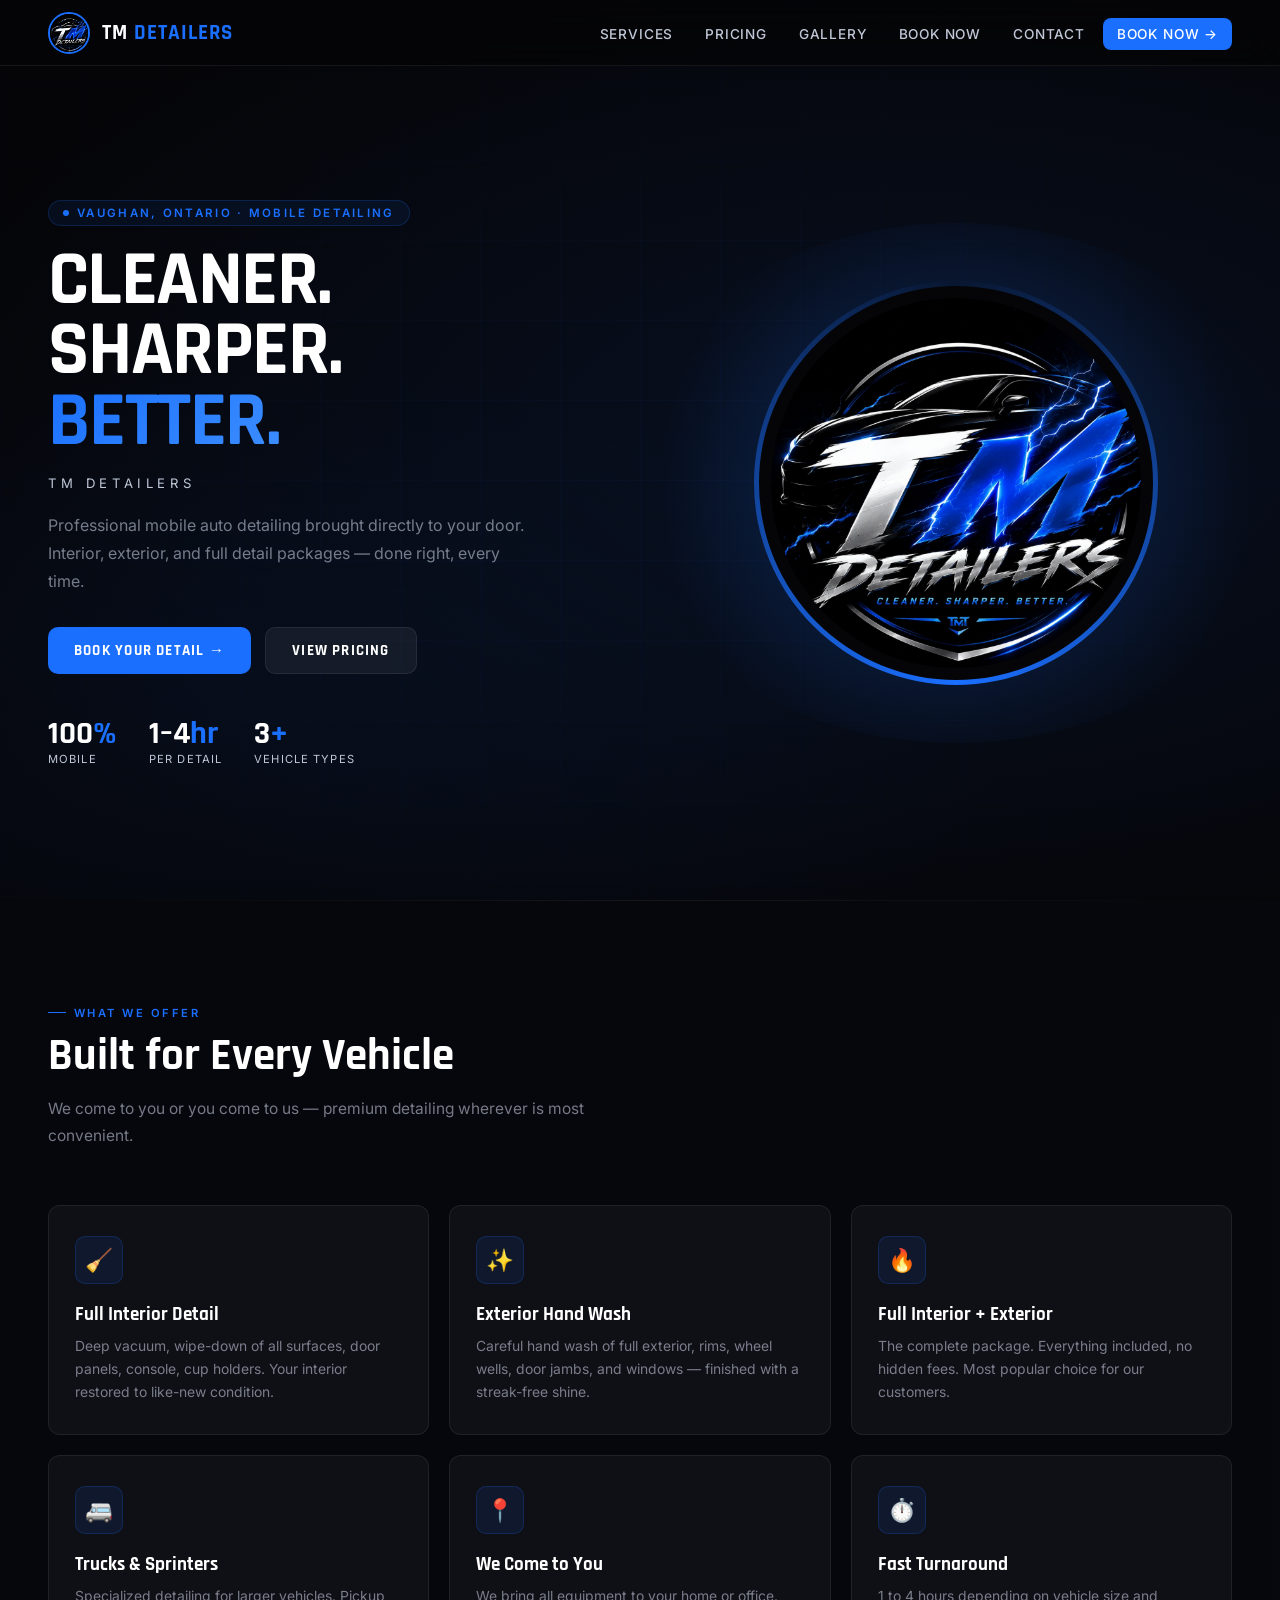
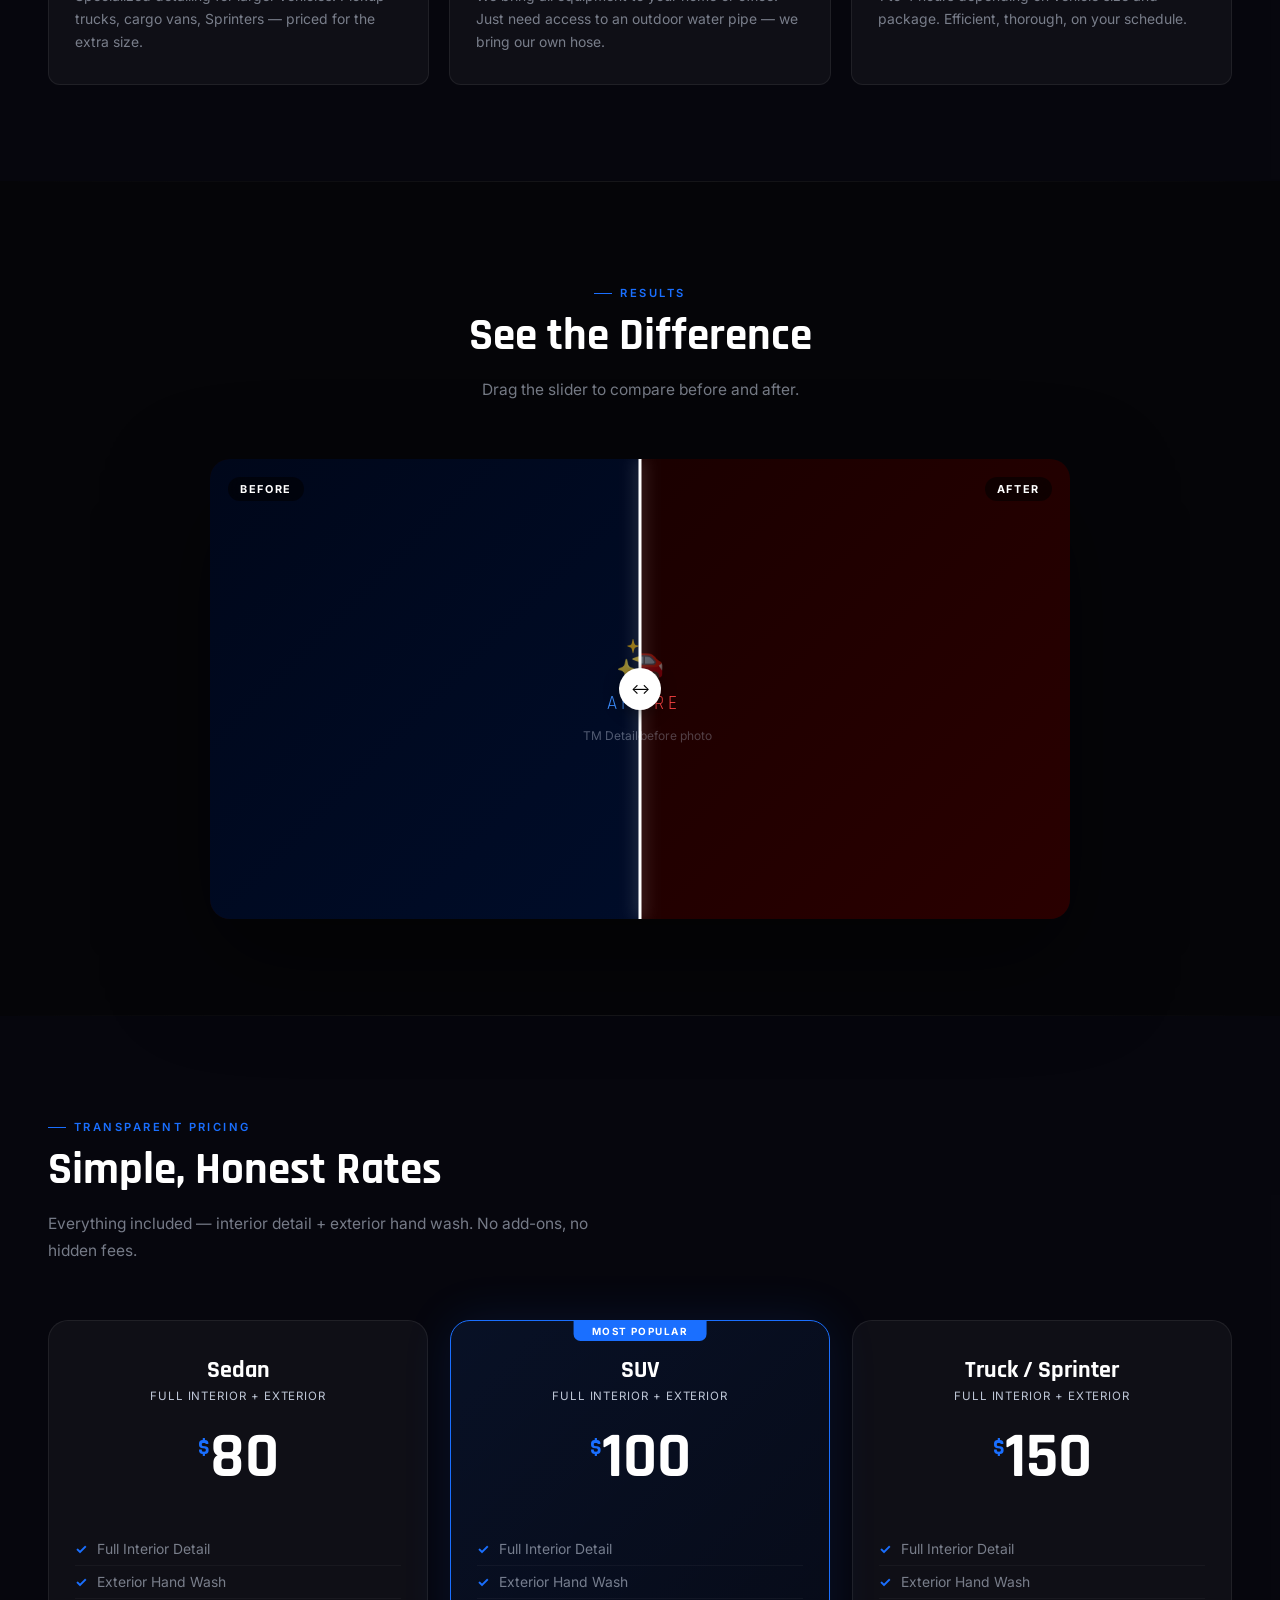
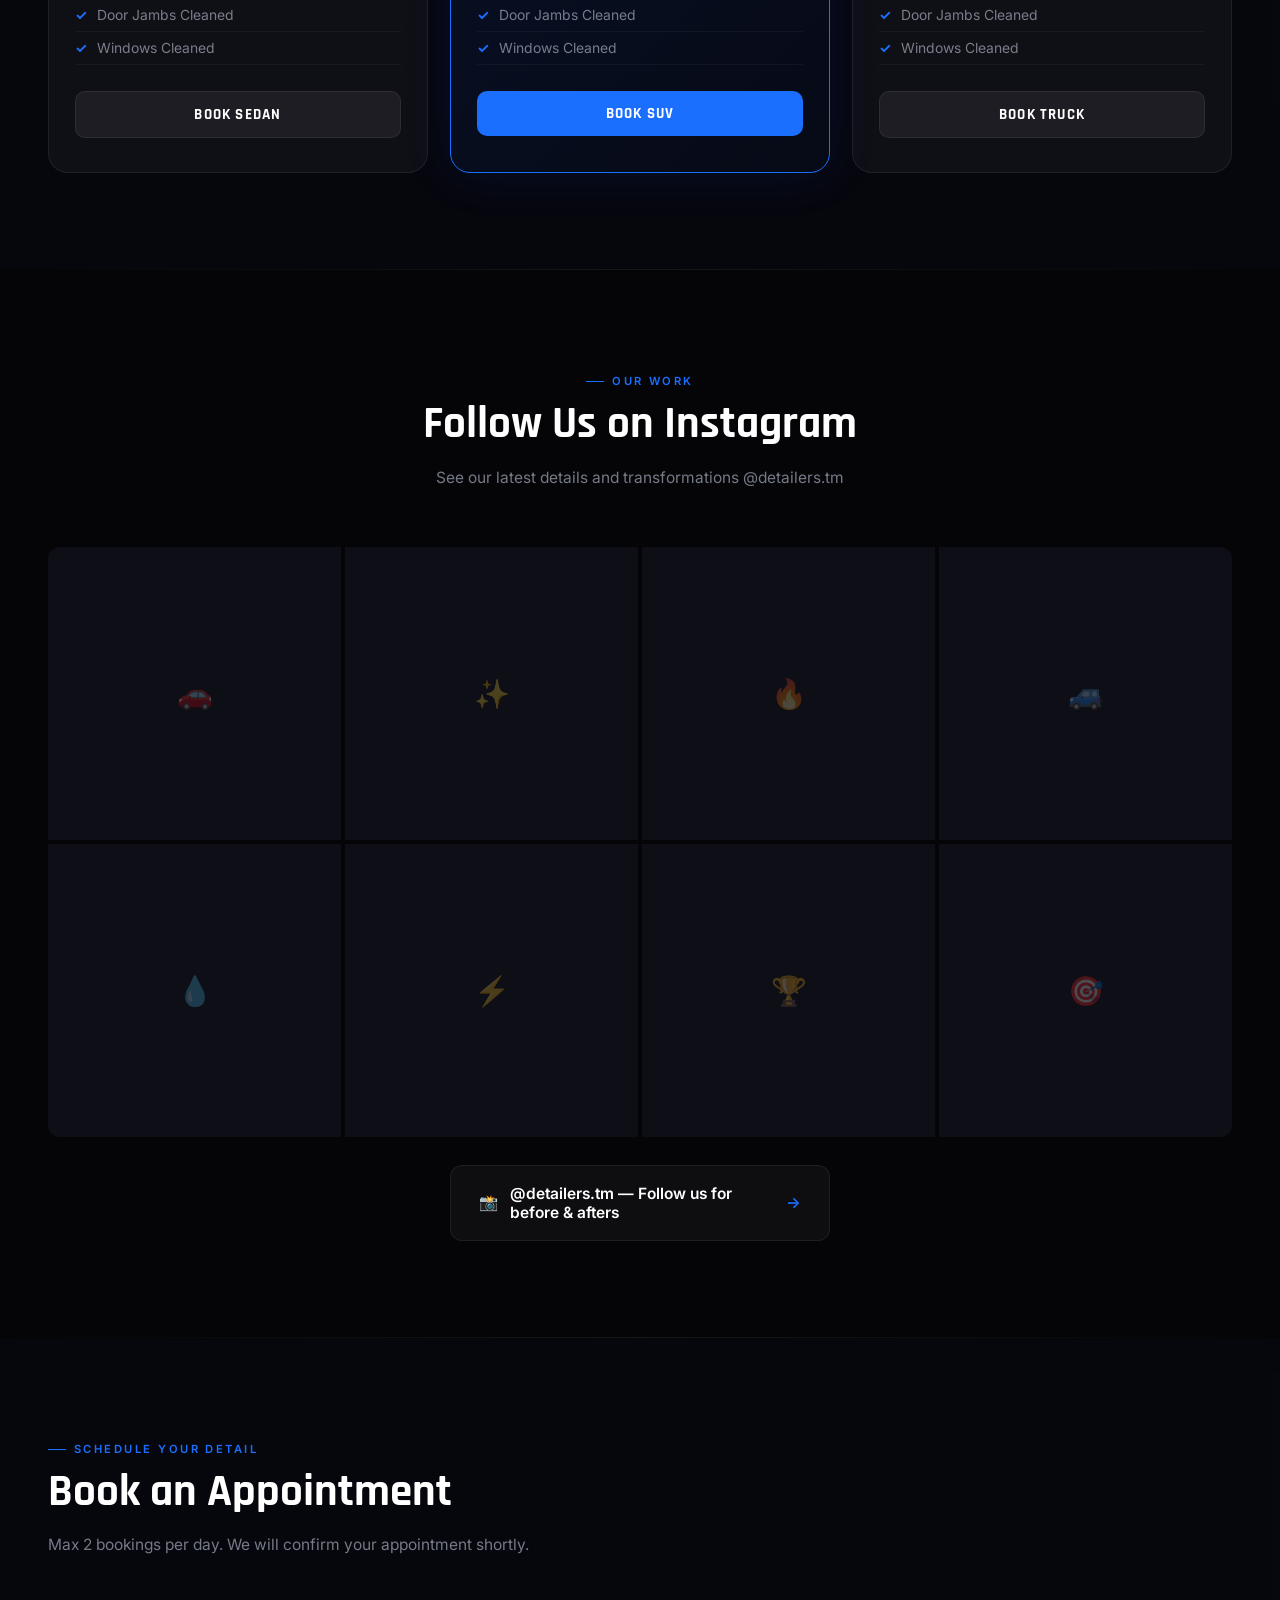
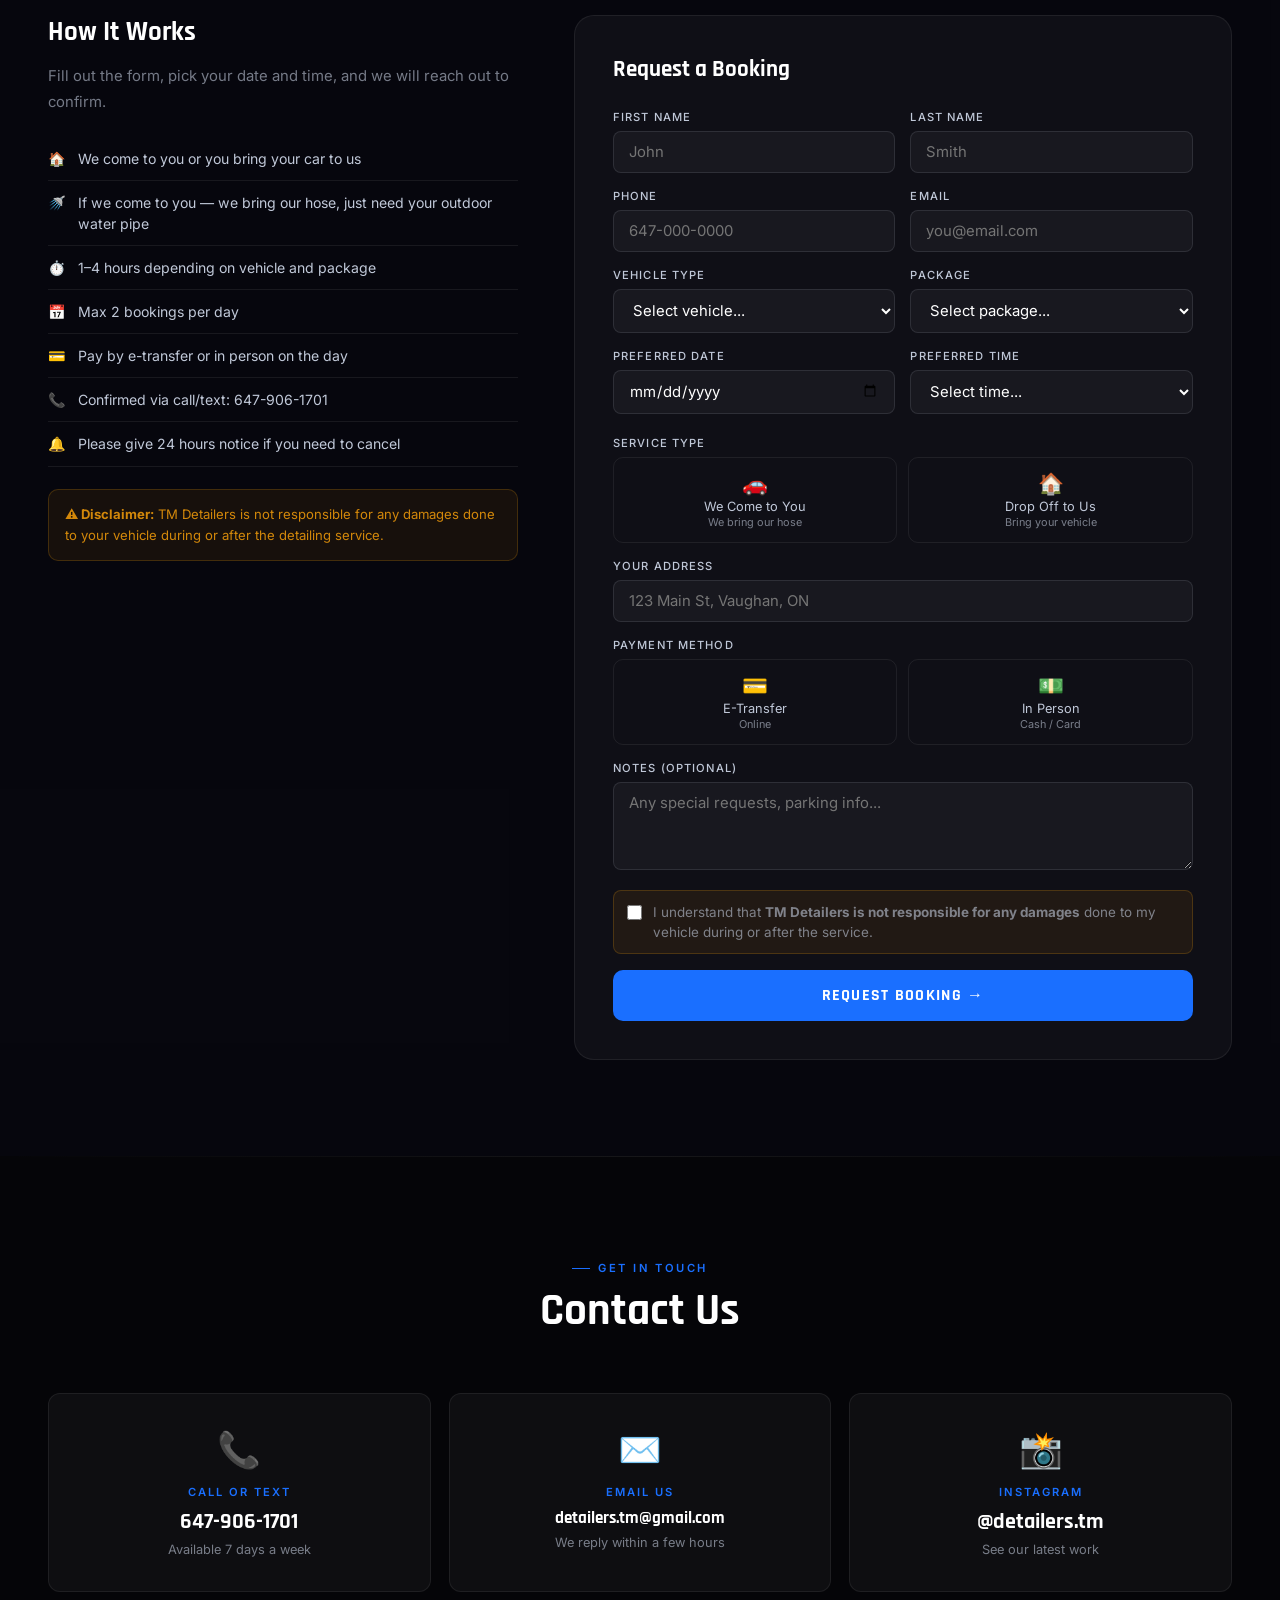
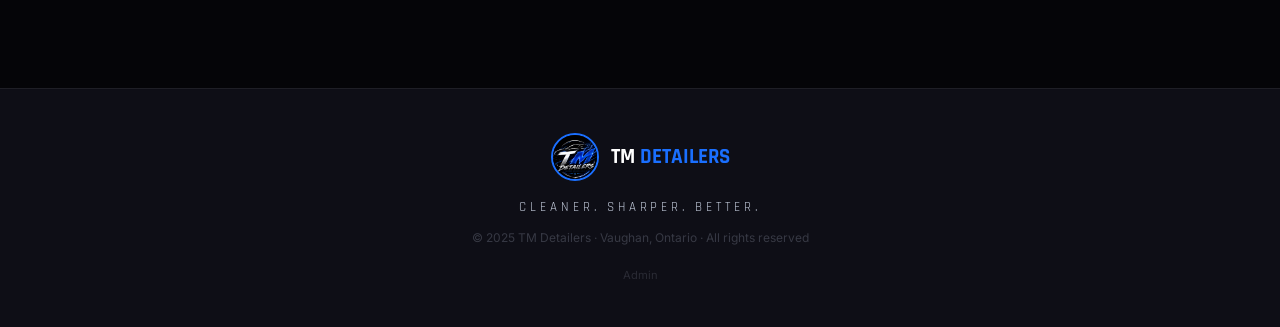
<file: index.html>
<!DOCTYPE html>
<html lang="en">
<head>
<meta charset="UTF-8"/>
<meta name="viewport" content="width=device-width,initial-scale=1,viewport-fit=cover"/>
<title>TM Detailers — Cleaner. Sharper. Better.</title>
<link rel="preconnect" href="https://fonts.googleapis.com"/>
<link rel="preconnect" href="https://fonts.gstatic.com" crossorigin/>
<link href="https://fonts.googleapis.com/css2?family=Rajdhani:wght@400;600;700&family=Inter:wght@300;400;500;600;700&display=swap" rel="stylesheet"/>
<style>
:root{
  --bg:#050508;--dark:#0a0a0f;--dark2:#0e0e16;--card:rgba(255,255,255,0.04);
  --blue:#1a6fff;--blue2:#3d8fff;--glow:rgba(26,111,255,0.3);
  --silver:#c0c8d8;--silver2:#e8edf5;--white:#fff;
  --border:rgba(26,111,255,0.2);--border2:rgba(255,255,255,0.07);
  --muted:rgba(192,200,216,0.6);--radius:12px;--radius-lg:20px;
  --trans:all 0.3s cubic-bezier(0.4,0,0.2,1);
}
body.xmas{--blue:#c41e3a;--blue2:#ff4d6d;--glow:rgba(196,30,58,0.3);--border:rgba(196,30,58,0.22);}
body.thanks{--blue:#d4691e;--blue2:#f5923e;--glow:rgba(212,105,30,0.3);--border:rgba(212,105,30,0.22);}
body.eid{--blue:#00897b;--blue2:#26a69a;--glow:rgba(0,137,123,0.3);--border:rgba(0,137,123,0.22);}
body.halloween{--blue:#f57c00;--blue2:#ff9800;--glow:rgba(245,124,0,0.3);--border:rgba(245,124,0,0.22);}
body.newyear{--blue:#c9a800;--blue2:#ffe44d;--glow:rgba(201,168,0,0.3);--border:rgba(201,168,0,0.22);}
*{margin:0;padding:0;box-sizing:border-box;}
html{scroll-behavior:smooth;}
body{background:var(--bg);color:var(--silver2);font-family:'Inter',sans-serif;overflow-x:hidden;}
::-webkit-scrollbar{width:4px;}
::-webkit-scrollbar-track{background:var(--dark);}
::-webkit-scrollbar-thumb{background:var(--blue);border-radius:2px;}
a{color:inherit;text-decoration:none;}
img{display:block;}
/* NAV */
nav{position:fixed;top:0;left:0;right:0;z-index:900;height:66px;display:flex;align-items:center;justify-content:space-between;padding:0 48px;background:rgba(5,5,8,0.85);backdrop-filter:blur(20px);border-bottom:1px solid var(--border2);transition:var(--trans);}
nav.scrolled{background:rgba(5,5,8,0.97);}
.nav-logo{display:flex;align-items:center;gap:12px;}
.nav-logo img{height:42px;width:42px;border-radius:50%;border:2px solid var(--blue);object-fit:cover;}
.nav-brand{font-family:'Rajdhani',sans-serif;font-size:1.3rem;font-weight:700;color:#fff;letter-spacing:0.05em;}
.nav-brand span{color:var(--blue);}
.nav-links{display:flex;align-items:center;gap:4px;list-style:none;}
.nav-links a{color:var(--silver);font-size:0.85rem;font-weight:500;letter-spacing:0.06em;text-transform:uppercase;padding:8px 14px;border-radius:7px;transition:var(--trans);}
.nav-links a:hover{color:#fff;background:rgba(255,255,255,0.06);}
.nav-cta{background:var(--blue)!important;color:#fff!important;border-radius:8px!important;}
.nav-cta:hover{opacity:0.88!important;}
.hbg{display:none;flex-direction:column;gap:5px;cursor:pointer;background:none;border:none;padding:4px;}
.hbg span{width:22px;height:2px;background:var(--silver);display:block;border-radius:2px;transition:0.3s;}
.mob-nav{display:none;position:fixed;top:66px;left:0;right:0;z-index:899;background:rgba(5,5,8,0.98);backdrop-filter:blur(20px);border-bottom:1px solid var(--border2);padding:16px;}
.mob-nav.open{display:block;}
.mob-nav a{display:block;padding:12px 20px;color:var(--silver);border-radius:8px;font-size:1rem;}
.mob-nav a:hover{background:rgba(255,255,255,0.05);color:#fff;}
/* HOLIDAY BANNER */
#hbanner{display:none;padding:10px 40px;text-align:center;font-size:0.88rem;font-weight:600;background:linear-gradient(90deg,var(--blue),var(--blue2),var(--blue));color:#fff;position:relative;z-index:200;}
#hbanner.on{display:block;}
/* HERO */
#hero{min-height:100vh;display:flex;align-items:center;justify-content:center;position:relative;overflow:hidden;padding-top:66px;background:radial-gradient(ellipse 80% 60% at 70% 50%,rgba(26,111,255,0.1),transparent),radial-gradient(ellipse 60% 40% at 20% 80%,rgba(26,111,255,0.06),transparent),var(--bg);}
.hero-grid{position:absolute;inset:0;pointer-events:none;background-image:linear-gradient(rgba(26,111,255,0.04) 1px,transparent 1px),linear-gradient(90deg,rgba(26,111,255,0.04) 1px,transparent 1px);background-size:80px 80px;mask-image:radial-gradient(ellipse 80% 80% at 50% 50%,black,transparent);}
.hero-inner{max-width:1280px;width:100%;margin:0 auto;padding:0 48px;display:grid;grid-template-columns:1fr 1fr;gap:80px;align-items:center;position:relative;z-index:2;}
.eyebrow{display:inline-flex;align-items:center;gap:8px;font-size:0.72rem;letter-spacing:0.2em;text-transform:uppercase;color:var(--blue);font-weight:600;margin-bottom:20px;background:rgba(26,111,255,0.08);border:1px solid var(--border);padding:5px 14px;border-radius:100px;}
.eyebrow::before{content:"";width:6px;height:6px;border-radius:50%;background:var(--blue);animation:blink 2s infinite;}
@keyframes blink{0%,100%{opacity:1;}50%{opacity:0.2;}}
h1.htitle{font-family:'Rajdhani',sans-serif;font-size:clamp(3.5rem,6vw,6.5rem);font-weight:700;line-height:0.92;color:#fff;margin-bottom:18px;letter-spacing:-0.02em;}
h1.htitle .ac{background:linear-gradient(135deg,var(--blue),var(--blue2));-webkit-background-clip:text;-webkit-text-fill-color:transparent;background-clip:text;}
.hslogan{font-size:0.82rem;letter-spacing:0.35em;text-transform:uppercase;color:var(--silver);margin-bottom:20px;}
.hdesc{font-size:1rem;color:var(--muted);line-height:1.75;max-width:480px;margin-bottom:32px;}
.btns{display:flex;gap:14px;flex-wrap:wrap;margin-bottom:44px;}
.btn{display:inline-flex;align-items:center;gap:8px;padding:13px 26px;border-radius:10px;font-family:'Rajdhani',sans-serif;font-size:0.95rem;font-weight:700;letter-spacing:0.08em;text-transform:uppercase;border:none;cursor:pointer;transition:var(--trans);}
.btn-p{background:var(--blue);color:#fff;}
.btn-p:hover{background:var(--blue2);box-shadow:0 8px 28px var(--glow);transform:translateY(-2px);}
.btn-g{background:rgba(255,255,255,0.06);color:#fff;border:1px solid var(--border2);}
.btn-g:hover{background:rgba(255,255,255,0.1);transform:translateY(-2px);}
.hstats{display:flex;gap:32px;}
.stat-n{font-family:'Rajdhani',sans-serif;font-size:2rem;font-weight:700;color:#fff;line-height:1;}
.stat-n span{color:var(--blue);}
.stat-l{font-size:0.7rem;color:var(--silver);letter-spacing:0.1em;text-transform:uppercase;margin-top:2px;}
.hvisual{position:relative;display:flex;align-items:center;justify-content:center;}
.hglow{position:absolute;inset:-60px;border-radius:50%;background:radial-gradient(circle,var(--glow),transparent 70%);animation:hpulse 4s ease-in-out infinite;}
@keyframes hpulse{0%,100%{opacity:0.4;transform:scale(0.95);}50%{opacity:0.9;transform:scale(1.05);}}
.hring{position:relative;width:400px;height:400px;display:flex;align-items:center;justify-content:center;}
.hring::before{content:'';position:absolute;inset:-2px;border-radius:50%;background:conic-gradient(from 0deg,transparent,var(--blue) 50%,transparent);animation:spin 7s linear infinite;}
.hring::after{content:'';position:absolute;inset:3px;border-radius:50%;background:var(--bg);}
@keyframes spin{to{transform:rotate(360deg);}}
.hlogo{width:370px;height:370px;object-fit:cover;border-radius:50%;position:relative;z-index:1;}
/* HOLIDAY PROMO */
#hpromo{display:none;padding:0 48px 80px;}
#hpromo.on{display:block;}
.promo-wrap{max-width:1280px;margin:0 auto;border-radius:var(--radius-lg);border:1px solid var(--blue);background:linear-gradient(135deg,rgba(26,111,255,0.07),rgba(26,111,255,0.02));padding:44px;display:grid;grid-template-columns:1fr auto;gap:40px;align-items:center;}
.pbadge{display:inline-flex;align-items:center;gap:8px;background:var(--blue);color:#fff;font-size:0.72rem;font-weight:700;letter-spacing:0.15em;text-transform:uppercase;padding:5px 14px;border-radius:100px;margin-bottom:14px;}
.ptitle{font-family:'Rajdhani',sans-serif;font-size:2.2rem;font-weight:700;color:#fff;margin-bottom:10px;}
.pdesc{font-size:0.95rem;color:var(--muted);line-height:1.7;margin-bottom:6px;}
.pexpire{font-size:0.78rem;color:var(--blue2);font-style:italic;}
.pprices{display:flex;flex-direction:column;gap:10px;min-width:190px;}
.pprice{background:rgba(255,255,255,0.04);border:1px solid var(--border);border-radius:10px;padding:14px 18px;text-align:center;}
.ppv{font-size:0.7rem;color:var(--silver);letter-spacing:0.1em;text-transform:uppercase;margin-bottom:3px;}
.ppa{font-family:'Rajdhani',sans-serif;font-size:1.8rem;font-weight:700;color:#fff;}
.ppa s{color:var(--silver);font-size:1.1rem;margin-right:6px;}
.ppa span{color:var(--blue);}
/* SECTIONS */
.sec{padding:96px 48px;}
.sec-alt{background:rgba(7,7,14,0.98);}
.container{max-width:1280px;margin:0 auto;}
.slabel{display:inline-flex;align-items:center;gap:8px;font-size:0.7rem;letter-spacing:0.22em;text-transform:uppercase;color:var(--blue);font-weight:600;margin-bottom:12px;}
.slabel::before{content:'';width:18px;height:1px;background:var(--blue);}
.stitle{font-family:'Rajdhani',sans-serif;font-size:clamp(1.9rem,3.5vw,3rem);font-weight:700;color:#fff;line-height:1.1;margin-bottom:14px;}
.ssub{font-size:0.97rem;color:var(--muted);max-width:540px;line-height:1.75;}
.sec-hdr{margin-bottom:56px;}
/* SERVICES */
.sgrid{display:grid;grid-template-columns:repeat(3,1fr);gap:20px;}
.scard{background:var(--card);border:1px solid var(--border2);border-radius:var(--radius);padding:30px 26px;transition:var(--trans);position:relative;overflow:hidden;}
.scard::before{content:'';position:absolute;top:0;left:0;right:0;height:2px;background:linear-gradient(90deg,transparent,var(--blue),transparent);opacity:0;transition:var(--trans);}
.scard:hover{border-color:var(--blue);transform:translateY(-4px);box-shadow:0 20px 50px rgba(0,0,0,0.4);}
.scard:hover::before{opacity:1;}
.sicon{width:48px;height:48px;border-radius:10px;background:rgba(26,111,255,0.1);border:1px solid var(--border);display:flex;align-items:center;justify-content:center;font-size:1.4rem;margin-bottom:18px;transition:var(--trans);}
.scard:hover .sicon{background:var(--blue);}
.sname{font-family:'Rajdhani',sans-serif;font-size:1.2rem;font-weight:700;color:#fff;margin-bottom:8px;}
.sdesc{font-size:0.87rem;color:var(--muted);line-height:1.65;}
/* BEFORE/AFTER */
.ba{position:relative;border-radius:var(--radius-lg);overflow:hidden;max-width:860px;margin:0 auto;cursor:ew-resize;user-select:none;box-shadow:0 40px 100px rgba(0,0,0,0.5);}
.ba-b,.ba-a{width:100%;height:460px;display:flex;align-items:center;justify-content:center;flex-direction:column;gap:8px;}
.ba-b{background:linear-gradient(135deg,#130000,#2a0000);}
.ba-a-wrap{position:absolute;top:0;left:0;width:50%;overflow:hidden;height:100%;}
.ba-a{width:860px;background:linear-gradient(135deg,#00071a,#000f30);}
.ba-div{position:absolute;top:0;bottom:0;width:3px;background:#fff;left:50%;transform:translateX(-50%);box-shadow:0 0 16px rgba(255,255,255,0.5);}
.ba-handle{position:absolute;top:50%;left:50%;transform:translate(-50%,-50%);width:42px;height:42px;border-radius:50%;background:#fff;display:flex;align-items:center;justify-content:center;color:#000;font-size:0.9rem;box-shadow:0 4px 16px rgba(0,0,0,0.4);}
.ba-lbl{position:absolute;top:18px;background:rgba(0,0,0,0.55);backdrop-filter:blur(8px);color:#fff;font-size:0.68rem;font-weight:700;letter-spacing:0.15em;text-transform:uppercase;padding:5px 12px;border-radius:100px;pointer-events:none;}
/* PRICING */
.pgrid{display:grid;grid-template-columns:repeat(3,1fr);gap:22px;}
.pcard{background:var(--card);border:1px solid var(--border2);border-radius:var(--radius-lg);padding:34px 26px;text-align:center;position:relative;overflow:hidden;transition:var(--trans);}
.pcard.feat{background:linear-gradient(135deg,rgba(26,111,255,0.1),rgba(26,111,255,0.04));border-color:var(--blue);box-shadow:0 0 50px rgba(26,111,255,0.12);}
.pcard:hover{transform:translateY(-4px);}
.feat-tag{position:absolute;top:0;left:50%;transform:translateX(-50%);background:var(--blue);color:#fff;font-size:0.62rem;font-weight:700;letter-spacing:0.15em;text-transform:uppercase;padding:4px 18px;border-radius:0 0 7px 7px;}
.pveh{font-family:'Rajdhani',sans-serif;font-size:1.5rem;font-weight:700;color:#fff;margin-bottom:4px;}
.psub{font-size:0.72rem;color:var(--silver);letter-spacing:0.08em;text-transform:uppercase;margin-bottom:22px;}
.pamt{font-family:'Rajdhani',sans-serif;font-size:4rem;font-weight:700;color:#fff;line-height:1;margin-bottom:4px;}
.pamt sup{font-size:1.4rem;color:var(--blue);vertical-align:super;}
.pold{font-size:1rem;color:var(--silver);text-decoration:line-through;margin-bottom:18px;min-height:22px;}
.pinc{list-style:none;text-align:left;margin-bottom:26px;}
.pinc li{padding:8px 0;border-bottom:1px solid rgba(255,255,255,0.04);font-size:0.87rem;color:var(--muted);display:flex;align-items:center;gap:10px;}
.pinc li::before{content:"checkmark";content:"✓";color:var(--blue);font-weight:700;flex-shrink:0;}
/* INSTAGRAM */
.ig-grid{display:grid;grid-template-columns:repeat(4,1fr);gap:4px;border-radius:var(--radius);overflow:hidden;margin-bottom:28px;}
.ig-cell{aspect-ratio:1;background:var(--dark2);display:flex;align-items:center;justify-content:center;cursor:pointer;position:relative;overflow:hidden;transition:var(--trans);}
.ig-cell:hover{transform:scale(0.97);}
.ig-cell .ico{font-size:1.8rem;opacity:0.25;transition:var(--trans);}
.ig-cell:hover .ico{opacity:0.5;}
.ig-ov{position:absolute;inset:0;background:rgba(26,111,255,0.75);display:flex;align-items:center;justify-content:center;opacity:0;transition:var(--trans);font-size:0.82rem;font-weight:600;color:#fff;letter-spacing:0.05em;}
.ig-cell:hover .ig-ov{opacity:1;}
.ig-btn{display:flex;align-items:center;justify-content:center;gap:12px;background:var(--card);border:1px solid var(--border2);border-radius:12px;padding:18px 28px;color:#fff;font-size:0.97rem;font-weight:600;max-width:380px;margin:0 auto;transition:var(--trans);}
.ig-btn:hover{border-color:var(--blue);background:rgba(26,111,255,0.06);}
/* BOOKING */
.blayout{display:grid;grid-template-columns:1fr 1.4fr;gap:56px;align-items:start;}
.binfo h3{font-family:'Rajdhani',sans-serif;font-size:1.7rem;color:#fff;margin-bottom:14px;}
.binfo p{font-size:0.93rem;color:var(--muted);line-height:1.75;margin-bottom:22px;}
.bpts{list-style:none;}
.bpts li{padding:11px 0;border-bottom:1px solid var(--border2);font-size:0.88rem;color:var(--silver);display:flex;align-items:flex-start;gap:12px;line-height:1.5;}
.disc-box{margin-top:22px;background:rgba(245,158,11,0.07);border:1px solid rgba(245,158,11,0.2);border-radius:10px;padding:14px 16px;font-size:0.82rem;color:rgba(245,158,11,0.85);line-height:1.6;}
.bform-wrap{background:var(--card);border:1px solid var(--border2);border-radius:var(--radius-lg);padding:38px;}
.bform-wrap h3{font-family:'Rajdhani',sans-serif;font-size:1.45rem;color:#fff;margin-bottom:26px;}
.frow{display:grid;grid-template-columns:1fr 1fr;gap:15px;}
.fg{margin-bottom:16px;}
.fg label{display:block;font-size:0.7rem;color:var(--silver);letter-spacing:0.1em;text-transform:uppercase;margin-bottom:7px;font-weight:500;}
.fg input,.fg select,.fg textarea{width:100%;background:rgba(255,255,255,0.04);border:1px solid rgba(200,210,230,0.12);border-radius:8px;padding:11px 15px;color:#fff;font-size:0.93rem;font-family:'Inter',sans-serif;outline:none;transition:var(--trans);}
.fg input:focus,.fg select:focus,.fg textarea:focus{border-color:var(--blue);background:rgba(26,111,255,0.04);}
.fg select option{background:#111;}
.fg textarea{resize:vertical;min-height:88px;}
.popts{display:flex;gap:11px;}
.popt{flex:1;padding:13px 8px;border:1.5px solid var(--border2);border-radius:10px;cursor:pointer;text-align:center;background:transparent;color:var(--silver);font-size:0.8rem;transition:var(--trans);font-family:'Inter',sans-serif;}
.popt.sel,.popt:hover{border-color:var(--blue);color:#fff;background:rgba(26,111,255,0.08);}
.popt .pi{font-size:1.3rem;display:block;margin-bottom:3px;}
.nbox{margin-top:9px;border-radius:8px;padding:11px 13px;font-size:0.82rem;line-height:1.6;}
.nblue{background:rgba(26,111,255,0.08);border:1px solid rgba(26,111,255,0.2);color:rgba(200,210,230,0.85);}
.namber{background:rgba(245,158,11,0.08);border:1px solid rgba(245,158,11,0.2);color:rgba(245,158,11,0.9);}
.amsg{font-size:0.78rem;margin-top:6px;}
.aok{color:#22c55e;}
.awarn{color:#f59e0b;}
.dcheck{display:flex;align-items:flex-start;gap:11px;cursor:pointer;text-transform:none;letter-spacing:0;font-size:0.84rem;color:var(--muted);line-height:1.5;}
.dcheck input{margin-top:3px;accent-color:var(--blue);width:15px;height:15px;flex-shrink:0;}
.ferr{color:#f87171;font-size:0.84rem;margin-bottom:11px;display:none;}
#bconfirm{display:none;text-align:center;padding:36px 16px;}
#bconfirm .cico{font-size:2.8rem;display:block;margin-bottom:14px;}
#bconfirm h3{font-family:'Rajdhani',sans-serif;font-size:1.7rem;color:#fff;margin-bottom:11px;}
#bconfirm p{color:var(--muted);font-size:0.93rem;line-height:1.75;}
/* CONTACT */
.cgrid{display:grid;grid-template-columns:repeat(3,1fr);gap:18px;}
.ccard{background:var(--card);border:1px solid var(--border2);border-radius:var(--radius);padding:34px;text-align:center;transition:var(--trans);}
.ccard:hover{border-color:var(--blue);transform:translateY(-3px);}
.cico{font-size:2.2rem;display:block;margin-bottom:14px;}
.clbl{font-size:0.7rem;color:var(--blue);letter-spacing:0.18em;text-transform:uppercase;font-weight:600;margin-bottom:8px;}
.cval{font-family:'Rajdhani',sans-serif;font-size:1.4rem;color:#fff;font-weight:700;display:block;transition:var(--trans);}
.cval:hover{color:var(--blue);}
.cnote{font-size:0.8rem;color:var(--muted);margin-top:6px;}
/* FOOTER */
footer{background:var(--dark2);border-top:1px solid var(--border2);padding:44px;text-align:center;}
.flogo{display:flex;align-items:center;justify-content:center;gap:12px;margin-bottom:18px;}
.flogo img{height:48px;width:48px;border-radius:50%;border:2px solid var(--blue);object-fit:cover;}
.fbrand{font-family:'Rajdhani',sans-serif;font-size:1.3rem;font-weight:700;color:#fff;}
.fbrand span{color:var(--blue);}
.fslogan{font-family:'Rajdhani',sans-serif;letter-spacing:0.3em;color:var(--silver);font-size:0.82rem;text-transform:uppercase;margin-bottom:14px;}
.fcopy{font-size:0.75rem;color:rgba(200,210,230,0.22);}
.fadmin{margin-top:18px;}
.fadmin a{font-size:0.7rem;color:rgba(200,210,230,0.15);transition:var(--trans);}
.fadmin a:hover{color:var(--blue);}
/* DIVIDER */
.div{height:1px;background:linear-gradient(90deg,transparent,var(--border2),transparent);}
/* REVEAL ANIMATIONS */
.rv{opacity:0;transform:translateY(22px);transition:opacity 0.6s ease,transform 0.6s ease;}
.rv.on{opacity:1;transform:none;}
.rv1{transition-delay:0.1s;}
.rv2{transition-delay:0.2s;}
.rv3{transition-delay:0.3s;}
/* OVERLAY / MODAL */
.ov{display:none;position:fixed;inset:0;z-index:9999;background:rgba(0,0,0,0.88);backdrop-filter:blur(12px);align-items:center;justify-content:center;}
.ov.on{display:flex;}
.modal{background:#0d0d16;border:1px solid var(--border);border-radius:var(--radius-lg);padding:46px 42px;width:100%;max-width:420px;position:relative;max-height:90vh;overflow-y:auto;}
.mclose{position:absolute;top:14px;right:18px;background:none;border:none;color:var(--silver);font-size:1.5rem;cursor:pointer;transition:var(--trans);}
.mclose:hover{color:#fff;}
.mlogo{text-align:center;margin-bottom:22px;}
.mlogo img{height:66px;width:66px;border-radius:50%;border:2px solid var(--blue);object-fit:cover;}
.modal h2{font-family:'Rajdhani',sans-serif;font-size:1.7rem;color:#fff;text-align:center;margin-bottom:4px;}
.modal .msub{text-align:center;font-size:0.78rem;color:rgba(200,210,230,0.3);margin-bottom:26px;letter-spacing:0.05em;}
.errbox{background:rgba(239,68,68,0.1);border:1px solid rgba(239,68,68,0.25);border-radius:7px;padding:9px 13px;font-size:0.84rem;color:#f87171;margin-bottom:14px;display:none;}
/* ADMIN DASHBOARD */
#adash{display:none;position:fixed;inset:0;z-index:9998;background:#07070e;overflow-y:auto;}
#adash.on{display:block;}
.dnav{background:var(--dark2);border-bottom:1px solid var(--border2);padding:0 40px;height:62px;display:flex;align-items:center;justify-content:space-between;}
.dlogo{display:flex;align-items:center;gap:11px;}
.dlogo img{height:38px;width:38px;border-radius:50%;border:1.5px solid var(--blue);object-fit:cover;}
.dlogo h1{font-family:'Rajdhani',sans-serif;font-size:1.15rem;color:#fff;}
.dlogo h1 span{color:var(--blue);}
.dlout{background:rgba(239,68,68,0.12);border:1px solid rgba(239,68,68,0.25);color:#f87171;padding:7px 18px;border-radius:7px;cursor:pointer;font-size:0.84rem;font-weight:600;transition:var(--trans);}
.dlout:hover{background:rgba(239,68,68,0.22);}
.dbody{padding:36px;max-width:1280px;margin:0 auto;}
.dstats{display:grid;grid-template-columns:repeat(4,1fr);gap:16px;margin-bottom:36px;}
.dstat{background:var(--card);border:1px solid var(--border2);border-radius:var(--radius);padding:20px 18px;}
.dsl{font-size:0.68rem;color:var(--silver);letter-spacing:0.12em;text-transform:uppercase;margin-bottom:7px;}
.dsv{font-family:'Rajdhani',sans-serif;font-size:2rem;font-weight:700;color:#fff;}
.dsv span{color:var(--blue);}
.dtitle{font-family:'Rajdhani',sans-serif;font-size:1.15rem;color:#fff;margin-bottom:18px;padding-bottom:10px;border-bottom:1px solid var(--border2);display:flex;align-items:center;justify-content:space-between;}
.btable{width:100%;border-collapse:collapse;font-size:0.84rem;margin-bottom:44px;}
.btable th{text-align:left;padding:11px 13px;font-size:0.66rem;letter-spacing:0.1em;text-transform:uppercase;color:var(--silver);border-bottom:1px solid var(--border2);font-weight:600;}
.btable td{padding:12px 13px;border-bottom:1px solid rgba(255,255,255,0.03);color:rgba(200,210,230,0.8);vertical-align:middle;}
.btable tr:hover td{background:rgba(255,255,255,0.02);}
.sbadge{display:inline-block;padding:2px 9px;border-radius:4px;font-size:0.68rem;font-weight:700;letter-spacing:0.08em;text-transform:uppercase;}
.sbadge.pending{background:rgba(245,158,11,0.15);color:#f59e0b;}
.sbadge.confirmed{background:rgba(34,197,94,0.15);color:#22c55e;}
.sbadge.completed{background:rgba(99,102,241,0.15);color:#818cf8;}
.pbadge2{font-size:0.7rem;padding:2px 7px;border-radius:3px;}
.pbadge2.online{background:rgba(26,111,255,0.15);color:var(--blue2);}
.pbadge2.inperson{background:rgba(200,210,230,0.07);color:var(--silver);}
.abtn{background:none;border:1px solid var(--border2);color:var(--silver);padding:4px 10px;border-radius:4px;cursor:pointer;font-size:0.73rem;transition:var(--trans);margin-right:3px;}
.abtn:hover{border-color:var(--blue);color:var(--blue);}
.abtn.del:hover{border-color:#f87171;color:#f87171;}
.cal-g{display:grid;grid-template-columns:repeat(7,1fr);gap:5px;margin-bottom:44px;}
.cal-hd{text-align:center;font-size:0.63rem;color:var(--silver);letter-spacing:0.08em;padding:5px 0;}
.cal-c{background:var(--card);border:1px solid var(--border2);border-radius:6px;padding:5px;min-height:56px;transition:var(--trans);}
.cal-c.bk1{border-color:rgba(26,111,255,0.35);background:rgba(26,111,255,0.06);}
.cal-c.bk2{border-color:rgba(239,68,68,0.35);background:rgba(239,68,68,0.06);}
.cal-c.blkd{border-color:rgba(239,68,68,0.4);background:rgba(239,68,68,0.07);}
.cal-c.past{opacity:0.22;}
.cal-c.tdy{border-color:var(--blue)!important;}
.cal-dn{font-family:'Rajdhani',sans-serif;font-size:0.92rem;font-weight:700;color:var(--silver2);}
.cal-inf{font-size:0.58rem;color:var(--muted);margin-top:1px;white-space:nowrap;overflow:hidden;text-overflow:ellipsis;}
.tgrid{display:grid;grid-template-columns:repeat(3,1fr);gap:12px;margin-bottom:22px;}
.tcard{border:2px solid var(--border2);border-radius:10px;padding:18px 14px;text-align:center;cursor:pointer;transition:var(--trans);background:var(--card);}
.tcard:hover,.tcard.act{border-color:var(--blue);background:rgba(26,111,255,0.06);}
.temo{font-size:1.8rem;display:block;margin-bottom:6px;}
.tnm{font-family:'Rajdhani',sans-serif;font-size:0.97rem;color:#fff;font-weight:700;}
.tdt{font-size:0.7rem;color:var(--muted);}
/* RESPONSIVE */
@media(max-width:960px){
  nav{padding:0 20px;}
  .nav-links{display:none;}
  .hbg{display:flex;}
  .hero-inner{grid-template-columns:1fr;text-align:center;padding:0 20px;gap:36px;}
  .hvisual{order:-1;}
  .hring,.hlogo{width:220px;height:220px;}
  .btns,.hstats{justify-content:center;}
  .sec{padding:56px 20px;}
  #hpromo{padding:0 20px 56px;}
  .promo-wrap{grid-template-columns:1fr;}
  .sgrid,.pgrid,.cgrid{grid-template-columns:1fr;}
  .blayout{grid-template-columns:1fr;}
  .ig-grid{grid-template-columns:repeat(2,1fr);}
  .dstats{grid-template-columns:repeat(2,1fr);}
  .dbody{padding:18px;}
  .tgrid{grid-template-columns:repeat(2,1fr);}
  .frow{grid-template-columns:1fr;}
  #hpromo,.promo-wrap{padding:20px;}
  .modal{padding:30px 24px;}
}
</style>
</head>
<body>
<script>
(function(){var L="[data-uri]";function s(){document.querySelectorAll("img[data-tm-logo]").forEach(function(i){i.src=L;});}if(document.readyState==="loading"){document.addEventListener("DOMContentLoaded",s);}else{s();}}());
</script>
<!-- HOLIDAY BANNER -->
<div id="hbanner"><span id="hbemo">🎄</span> <strong id="hbnm">Christmas Special</strong> — <span id="hbtxt">Limited time holiday pricing is live!</span></div>
<!-- NAV -->
<nav id="mainnav">
  <a href="#hero" class="nav-logo"><img data-tm-logo="1" alt="TM Detailers"/><span class="nav-brand">TM <span>DETAILERS</span></span></a>
  <ul class="nav-links">
    <li><a href="#services">Services</a></li>
    <li><a href="#pricing">Pricing</a></li>
    <li><a href="#gallery">Gallery</a></li>
    <li><a href="#booking">Book Now</a></li>
    <li><a href="#contact">Contact</a></li>
    <li><a href="#booking" class="nav-cta">Book Now &rarr;</a></li>
  </ul>
  <button class="hbg" onclick="toggleNav()" aria-label="Menu"><span></span><span></span><span></span></button>
</nav>
<div class="mob-nav" id="mobnav">
  <a href="#services" onclick="closeNav()">Services</a>
  <a href="#pricing" onclick="closeNav()">Pricing</a>
  <a href="#gallery" onclick="closeNav()">Gallery</a>
  <a href="#booking" onclick="closeNav()">Book Now</a>
  <a href="#contact" onclick="closeNav()">Contact</a>
</div>
<!-- HERO -->
<section id="hero">
  <div class="hero-grid"></div>
  <div class="hero-inner">
    <div>
      <div class="eyebrow">Vaughan, Ontario &middot; Mobile Detailing</div>
      <h1 class="htitle">CLEANER.<br>SHARPER.<br><span class="ac">BETTER.</span></h1>
      <p class="hslogan">TM DETAILERS</p>
      <p class="hdesc">Professional mobile auto detailing brought directly to your door. Interior, exterior, and full detail packages &mdash; done right, every time.</p>
      <div class="btns">
        <a href="#booking" class="btn btn-p">Book Your Detail &rarr;</a>
        <a href="#pricing" class="btn btn-g">View Pricing</a>
      </div>
      <div class="hstats">
        <div><div class="stat-n">100<span>%</span></div><div class="stat-l">Mobile</div></div>
        <div><div class="stat-n">1&ndash;4<span>hr</span></div><div class="stat-l">Per Detail</div></div>
        <div><div class="stat-n">3<span>+</span></div><div class="stat-l">Vehicle Types</div></div>
      </div>
    </div>
    <div class="hvisual">
      <div class="hglow"></div>
      <div class="hring"><img class="hlogo" data-tm-logo="1" alt="TM Detailers"/></div>
    </div>
  </div>
</section>
<!-- HOLIDAY PROMO -->
<div id="hpromo">
  <div class="container">
    <div class="promo-wrap">
      <div>
        <div class="pbadge"><span id="pemo">🎄</span>&nbsp;<span id="pbtxt">Holiday Special</span></div>
        <h2 class="ptitle" id="ptitle">Holiday Detailing Deal</h2>
        <p class="pdesc" id="pdesc">Book a Full Interior + Exterior Detail and receive a FREE Interior Detail at a later date &mdash; must be redeemed within 1 month.</p>
        <p class="pexpire" id="pexpire">Limited time offer</p>
      </div>
      <div class="pprices">
        <div class="pprice"><div class="ppv">Sedan</div><div class="ppa"><s id="ps-old">$80</s><span id="ps-new">$70</span></div></div>
        <div class="pprice"><div class="ppv">SUV</div><div class="ppa"><s id="pu-old">$100</s><span id="pu-new">$90</span></div></div>
        <div class="pprice"><div class="ppv">Truck/Sprinter</div><div class="ppa"><s id="pt-old">$150</s><span id="pt-new">$135</span></div></div>
      </div>
    </div>
  </div>
</div>
<div class="div"></div>
<!-- SERVICES -->
<section id="services" class="sec sec-alt">
  <div class="container">
    <div class="sec-hdr rv"><div class="slabel">What We Offer</div><h2 class="stitle">Built for Every Vehicle</h2><p class="ssub">We come to you or you come to us &mdash; premium detailing wherever is most convenient.</p></div>
    <div class="sgrid">
      <div class="scard rv rv1"><div class="sicon">&#x1F9F9;</div><div class="sname">Full Interior Detail</div><p class="sdesc">Deep vacuum, wipe-down of all surfaces, door panels, console, cup holders. Your interior restored to like-new condition.</p></div>
      <div class="scard rv rv2"><div class="sicon">&#x2728;</div><div class="sname">Exterior Hand Wash</div><p class="sdesc">Careful hand wash of full exterior, rims, wheel wells, door jambs, and windows &mdash; finished with a streak-free shine.</p></div>
      <div class="scard rv rv3"><div class="sicon">&#x1F525;</div><div class="sname">Full Interior + Exterior</div><p class="sdesc">The complete package. Everything included, no hidden fees. Most popular choice for our customers.</p></div>
      <div class="scard rv rv1"><div class="sicon">&#x1F690;</div><div class="sname">Trucks &amp; Sprinters</div><p class="sdesc">Specialized detailing for larger vehicles. Pickup trucks, cargo vans, Sprinters &mdash; priced for the extra size.</p></div>
      <div class="scard rv rv2"><div class="sicon">&#x1F4CD;</div><div class="sname">We Come to You</div><p class="sdesc">We bring all equipment to your home or office. Just need access to an outdoor water pipe &mdash; we bring our own hose.</p></div>
      <div class="scard rv rv3"><div class="sicon">&#x23F1;&#xFE0F;</div><div class="sname">Fast Turnaround</div><p class="sdesc">1 to 4 hours depending on vehicle size and package. Efficient, thorough, on your schedule.</p></div>
    </div>
  </div>
</section>
<div class="div"></div>
<!-- BEFORE/AFTER -->
<section class="sec">
  <div class="container">
    <div class="sec-hdr rv" style="text-align:center;"><div class="slabel" style="justify-content:center;">Results</div><h2 class="stitle">See the Difference</h2><p class="ssub" style="margin:0 auto;">Drag the slider to compare before and after.</p></div>
    <div class="ba rv" id="ba">
      <div class="ba-b"><span style="font-size:2.5rem;opacity:0.4">&#x1F697;</span><span style="font-family:Rajdhani,sans-serif;font-size:1.2rem;color:#ff4444;letter-spacing:0.2em;">BEFORE</span><span style="font-size:0.75rem;color:rgba(200,210,230,0.3);font-family:Inter,sans-serif;margin-top:4px;">Upload your before photo</span></div>
      <div class="ba-a-wrap" id="ba-aw"><div class="ba-a"><span style="font-size:2.5rem;opacity:0.6">&#x2728;</span><span style="font-family:Rajdhani,sans-serif;font-size:1.2rem;color:#3d8fff;letter-spacing:0.2em;">AFTER</span><span style="font-size:0.75rem;color:rgba(200,210,230,0.4);font-family:Inter,sans-serif;margin-top:4px;">TM Detailers results</span></div></div>
      <div class="ba-div" id="ba-d"></div>
      <div class="ba-handle" id="ba-h">&#x2194;</div>
      <div class="ba-lbl" style="left:18px;">Before</div>
      <div class="ba-lbl" style="right:18px;">After</div>
    </div>
  </div>
</section>
<div class="div"></div>
<!-- PRICING -->
<section id="pricing" class="sec sec-alt">
  <div class="container">
    <div class="sec-hdr rv"><div class="slabel">Transparent Pricing</div><h2 class="stitle">Simple, Honest Rates</h2><p class="ssub">Everything included &mdash; interior detail + exterior hand wash. No add-ons, no hidden fees.</p></div>
    <div class="pgrid">
      <div class="pcard rv rv1">
        <div class="pveh">Sedan</div><div class="psub">Full Interior + Exterior</div>
        <div class="pamt"><sup>$</sup><span id="pr-sedan">80</span></div><div class="pold" id="po-sedan"></div>
        <ul class="pinc"><li>Full Interior Detail</li><li>Exterior Hand Wash</li><li>Door Jambs Cleaned</li><li>Windows Cleaned</li></ul>
        <a href="#booking" class="btn btn-g" style="width:100%;justify-content:center;">Book Sedan</a>
      </div>
      <div class="pcard feat rv rv2">
        <div class="feat-tag">Most Popular</div>
        <div class="pveh">SUV</div><div class="psub">Full Interior + Exterior</div>
        <div class="pamt"><sup>$</sup><span id="pr-suv">100</span></div><div class="pold" id="po-suv"></div>
        <ul class="pinc"><li>Full Interior Detail</li><li>Exterior Hand Wash</li><li>Door Jambs Cleaned</li><li>Windows Cleaned</li></ul>
        <a href="#booking" class="btn btn-p" style="width:100%;justify-content:center;">Book SUV</a>
      </div>
      <div class="pcard rv rv3">
        <div class="pveh">Truck / Sprinter</div><div class="psub">Full Interior + Exterior</div>
        <div class="pamt"><sup>$</sup><span id="pr-truck">150</span></div><div class="pold" id="po-truck"></div>
        <ul class="pinc"><li>Full Interior Detail</li><li>Exterior Hand Wash</li><li>Door Jambs Cleaned</li><li>Windows Cleaned</li></ul>
        <a href="#booking" class="btn btn-g" style="width:100%;justify-content:center;">Book Truck</a>
      </div>
    </div>
  </div>
</section>
<div class="div"></div>
<!-- INSTAGRAM -->
<section id="gallery" class="sec">
  <div class="container">
    <div class="sec-hdr rv" style="text-align:center;"><div class="slabel" style="justify-content:center;">Our Work</div><h2 class="stitle">Follow Us on Instagram</h2><p class="ssub" style="margin:0 auto;">See our latest details and transformations @detailers.tm</p></div>
    <div class="ig-grid rv">
      <div class="ig-cell" onclick="window.open('https://www.instagram.com/detailers.tm/','_blank')"><div class="ico">&#x1F697;</div><div class="ig-ov">View on Instagram</div></div>
      <div class="ig-cell" onclick="window.open('https://www.instagram.com/detailers.tm/','_blank')"><div class="ico">&#x2728;</div><div class="ig-ov">View on Instagram</div></div>
      <div class="ig-cell" onclick="window.open('https://www.instagram.com/detailers.tm/','_blank')"><div class="ico">&#x1F525;</div><div class="ig-ov">View on Instagram</div></div>
      <div class="ig-cell" onclick="window.open('https://www.instagram.com/detailers.tm/','_blank')"><div class="ico">&#x1F699;</div><div class="ig-ov">View on Instagram</div></div>
      <div class="ig-cell" onclick="window.open('https://www.instagram.com/detailers.tm/','_blank')"><div class="ico">&#x1F4A7;</div><div class="ig-ov">View on Instagram</div></div>
      <div class="ig-cell" onclick="window.open('https://www.instagram.com/detailers.tm/','_blank')"><div class="ico">&#x26A1;</div><div class="ig-ov">View on Instagram</div></div>
      <div class="ig-cell" onclick="window.open('https://www.instagram.com/detailers.tm/','_blank')"><div class="ico">&#x1F3C6;</div><div class="ig-ov">View on Instagram</div></div>
      <div class="ig-cell" onclick="window.open('https://www.instagram.com/detailers.tm/','_blank')"><div class="ico">&#x1F3AF;</div><div class="ig-ov">View on Instagram</div></div>
    </div>
    <a href="https://www.instagram.com/detailers.tm/" target="_blank" class="ig-btn rv"><span>&#x1F4F8;</span><span>@detailers.tm &mdash; Follow us for before &amp; afters</span><span style="color:var(--blue);">&rarr;</span></a>
  </div>
</section>
<div class="div"></div>
<!-- BOOKING -->
<section id="booking" class="sec sec-alt">
  <div class="container">
    <div class="sec-hdr rv"><div class="slabel">Schedule Your Detail</div><h2 class="stitle">Book an Appointment</h2><p class="ssub">Max 2 bookings per day. We will confirm your appointment shortly.</p></div>
    <div class="blayout">
      <div class="binfo rv">
        <h3>How It Works</h3>
        <p>Fill out the form, pick your date and time, and we will reach out to confirm.</p>
        <ul class="bpts">
          <li><span>&#x1F3E0;</span>We come to you or you bring your car to us</li>
          <li><span>&#x1F6BF;</span>If we come to you &mdash; we bring our hose, just need your outdoor water pipe</li>
          <li><span>&#x23F1;&#xFE0F;</span>1&ndash;4 hours depending on vehicle and package</li>
          <li><span>&#x1F4C5;</span>Max 2 bookings per day</li>
          <li><span>&#x1F4B3;</span>Pay by e-transfer or in person on the day</li>
          <li><span>&#x1F4DE;</span>Confirmed via call/text: 647-906-1701</li>
          <li><span>&#x1F514;</span>Please give 24 hours notice if you need to cancel</li>
        </ul>
        <div class="disc-box"><strong>&#x26A0;&#xFE0F; Disclaimer:</strong> TM Detailers is not responsible for any damages done to your vehicle during or after the detailing service.</div>
      </div>
      <div class="rv">
        <div id="bformwrap" class="bform-wrap">
          <h3>Request a Booking</h3>
          <div class="frow">
            <div class="fg"><label>First Name</label><input type="text" id="b-fn" placeholder="John"/></div>
            <div class="fg"><label>Last Name</label><input type="text" id="b-ln" placeholder="Smith"/></div>
          </div>
          <div class="frow">
            <div class="fg"><label>Phone</label><input type="tel" id="b-ph" placeholder="647-000-0000"/></div>
            <div class="fg"><label>Email</label><input type="email" id="b-em" placeholder="you@email.com"/></div>
          </div>
          <div class="frow">
            <div class="fg"><label>Vehicle Type</label>
              <select id="b-veh" onchange="updETA()">
                <option value="">Select vehicle...</option>
                <option value="Sedan">Sedan &mdash; $80</option>
                <option value="SUV">SUV &mdash; $100</option>
                <option value="Truck / Sprinter">Truck / Sprinter &mdash; $150</option>
              </select>
            </div>
            <div class="fg"><label>Package</label>
              <select id="b-pkg">
                <option value="">Select package...</option>
                <option value="Full Interior + Exterior">Full Interior + Exterior</option>
                <option value="Interior Only">Interior Only</option>
              </select>
            </div>
          </div>
          <div class="frow">
            <div class="fg"><label>Preferred Date</label><input type="date" id="b-dt" onchange="chkDate()"/><div class="amsg" id="amsg"></div></div>
            <div class="fg"><label>Preferred Time</label>
              <select id="b-tm" onchange="chkTime()">
                <option value="">Select time...</option>
                <option>9:00 AM</option><option>10:00 AM</option><option>11:00 AM</option>
                <option>12:00 PM</option><option>1:00 PM</option><option>2:00 PM</option>
                <option>3:00 PM</option><option>4:00 PM</option><option>5:00 PM</option>
                <option>6:00 PM</option><option>7:00 PM</option><option>8:00 PM</option>
                <option>9:00 PM</option>
              </select>
              <div class="amsg" id="tmsg"></div>
            </div>
          </div>
          <div class="fg"><label>Service Type</label>
            <div class="popts">
              <button class="popt" id="svc-mob" onclick="selSvc('mob')"><span class="pi">&#x1F697;</span>We Come to You<br><small style="opacity:0.6;font-size:0.68rem;">We bring our hose</small></button>
              <button class="popt" id="svc-drop" onclick="selSvc('drop')"><span class="pi">&#x1F3E0;</span>Drop Off to Us<br><small style="opacity:0.6;font-size:0.68rem;">Bring your vehicle</small></button>
            </div>
            <div id="pipe-n" class="nbox nblue" style="display:none;">&#x1F4A7; <strong>Water Access Required:</strong> We bring our hose but need access to your outdoor water pipe.</div>
            <div id="drop-n" class="nbox nblue" style="display:none;">&#x1F4CD; Drop-off location will be included in your confirmation message.</div>
          </div>
          <div class="fg" id="addr-g"><label id="addr-l">Your Address</label><input type="text" id="b-addr" placeholder="123 Main St, Vaughan, ON"/></div>
          <div class="fg"><label>Payment Method</label>
            <div class="popts">
              <button class="popt" id="pay-onl" onclick="selPay('online')"><span class="pi">&#x1F4B3;</span>E-Transfer<br><small style="opacity:0.6;font-size:0.68rem;">Online</small></button>
              <button class="popt" id="pay-ip" onclick="selPay('inperson')"><span class="pi">&#x1F4B5;</span>In Person<br><small style="opacity:0.6;font-size:0.68rem;">Cash / Card</small></button>
            </div>
            <div id="eta-n" class="nbox nblue" style="display:none;">&#x1F4B3; <strong>Send <span id="eta-amt"></span> to</strong> <strong style="color:var(--blue2);">taufeeqrandhawa@gmail.com</strong><br><small style="opacity:0.65;">Booking details sent once e-transfer is confirmed.</small></div>
          </div>
          <div class="fg"><label>Notes (optional)</label><textarea id="b-nt" placeholder="Any special requests, parking info..."></textarea></div>
          <div class="nbox namber" style="margin-bottom:16px;">
            <label class="dcheck"><input type="checkbox" id="b-disc"/><span>I understand that <strong>TM Detailers is not responsible for any damages</strong> done to my vehicle during or after the service.</span></label>
          </div>
          <div class="ferr" id="berr"></div>
          <button class="btn btn-p" onclick="subBook()" style="width:100%;justify-content:center;font-size:1rem;padding:15px;">Request Booking &rarr;</button>
        </div>
        <div id="bconfirm">
          <span class="cico">&#x2705;</span>
          <h3>Booking Requested!</h3>
          <p id="bctxt"></p>
          <button class="btn btn-g" onclick="resetBook()" style="margin-top:22px;">Book Another</button>
        </div>
      </div>
    </div>
  </div>
</section>
<div class="div"></div>
<!-- CONTACT -->
<section id="contact" class="sec">
  <div class="container">
    <div class="sec-hdr rv" style="text-align:center;"><div class="slabel" style="justify-content:center;">Get in Touch</div><h2 class="stitle">Contact Us</h2></div>
    <div class="cgrid">
      <div class="ccard rv rv1"><span class="cico">&#x1F4DE;</span><div class="clbl">Call or Text</div><a href="tel:6479061701" class="cval">647-906-1701</a><p class="cnote">Available 7 days a week</p></div>
      <div class="ccard rv rv2"><span class="cico">&#x2709;&#xFE0F;</span><div class="clbl">Email Us</div><a href="mailto:detailers.tm@gmail.com" class="cval" style="font-size:1.05rem;">detailers.tm@gmail.com</a><p class="cnote">We reply within a few hours</p></div>
      <div class="ccard rv rv3"><span class="cico">&#x1F4F8;</span><div class="clbl">Instagram</div><a href="https://www.instagram.com/detailers.tm/" target="_blank" class="cval">@detailers.tm</a><p class="cnote">See our latest work</p></div>
    </div>
  </div>
</section>
<!-- FOOTER -->
<footer>
  <div class="flogo"><img data-tm-logo="1" alt="TM Detailers"/><span class="fbrand">TM <span>DETAILERS</span></span></div>
  <p class="fslogan">Cleaner. Sharper. Better.</p>
  <p class="fcopy">&copy; 2025 TM Detailers &middot; Vaughan, Ontario &middot; All rights reserved</p>
  <div class="fadmin"><a href="#" onclick="openAdmin();return false;">Admin</a></div>
</footer>
<!-- ADMIN LOGIN -->
<div class="ov" id="alov">
  <div class="modal">
    <button class="mclose" onclick="closeAdmin()">&#x00D7;</button>
    <div class="mlogo"><img data-tm-logo="1" alt="TM Detailers"/></div>
    <h2>Admin Login</h2>
    <p class="msub">TM DETAILERS &middot; OWNER PORTAL</p>
    <div class="errbox" id="aerr">Incorrect email or password.</div>
    <div class="fg"><label>Email</label><input type="email" id="a-em" autocomplete="off" onkeydown="if(event.key==='Enter')doLogin()"/></div>
    <div class="fg"><label>Password</label><input type="password" id="a-pw" autocomplete="new-password" onkeydown="if(event.key==='Enter')doLogin()"/></div>
    <button class="btn btn-p" onclick="doLogin()" style="width:100%;justify-content:center;" id="lbtn">Login to Dashboard</button>
    <p style="font-size:0.68rem;color:rgba(200,210,230,0.18);text-align:center;margin-top:14px;">TM Detailers &mdash; Owner Access Only</p>
  </div>
</div>
<!-- ADMIN DASHBOARD -->
<div id="adash">
  <div class="dnav">
    <div class="dlogo"><img data-tm-logo="1" alt=""/><h1>TM <span>DETAILERS</span> &mdash; Dashboard</h1></div>
    <button class="dlout" onclick="doLogout()">Log Out</button>
  </div>
  <div class="dbody">
    <div class="dstats">
      <div class="dstat"><div class="dsl">Total Bookings</div><div class="dsv" id="st-tot">0</div></div>
      <div class="dstat"><div class="dsl">Pending</div><div class="dsv" id="st-pend">0</div></div>
      <div class="dstat"><div class="dsl">Confirmed</div><div class="dsv" id="st-conf">0</div></div>
      <div class="dstat"><div class="dsl">Est. Revenue</div><div class="dsv" id="st-rev"><span>$</span>0</div></div>
    </div>
    <!-- THEME CONTROL -->
    <div class="dtitle">&#x1F3A8; Website Theme &amp; Holiday Promos</div>
    <div style="background:var(--card);border:1px solid var(--border2);border-radius:var(--radius);padding:26px;margin-bottom:36px;">
      <p style="font-size:0.84rem;color:var(--muted);margin-bottom:20px;">Select a theme to change the site look and activate holiday pricing.</p>
      <div class="tgrid" id="tgrid">
        <div class="tcard" onclick="setTheme('default')"><span class="temo">&#x26A1;</span><div class="tnm">Default</div><div class="tdt">Blue &middot; Year-round</div></div>
        <div class="tcard" onclick="setTheme('xmas')"><span class="temo">&#x1F384;</span><div class="tnm">Christmas</div><div class="tdt">Dec 23&ndash;27</div></div>
        <div class="tcard" onclick="setTheme('thanks')"><span class="temo">&#x1F983;</span><div class="tnm">Thanksgiving</div><div class="tdt">Oct 12&ndash;14</div></div>
        <div class="tcard" onclick="setTheme('eid')"><span class="temo">&#x1F319;</span><div class="tnm">Eid Mubarak</div><div class="tdt">Eid Days</div></div>
        <div class="tcard" onclick="setTheme('halloween')"><span class="temo">&#x1F383;</span><div class="tnm">Halloween</div><div class="tdt">Oct 28&ndash;31</div></div>
        <div class="tcard" onclick="setTheme('newyear')"><span class="temo">&#x1F386;</span><div class="tnm">New Year</div><div class="tdt">Dec 31&ndash;Jan 2</div></div>
      </div>
      <div id="tstat" style="font-size:0.83rem;color:var(--muted);margin-top:6px;"></div>
      <div id="promod" style="margin-top:24px;padding-top:20px;border-top:1px solid var(--border2);display:none;">
        <p style="font-size:0.87rem;color:#fff;font-weight:600;margin-bottom:14px;">&#x1F3F7;&#xFE0F; Holiday Promo Pricing (leave blank to keep regular prices)</p>
        <div style="display:grid;grid-template-columns:repeat(3,1fr);gap:12px;margin-bottom:14px;">
          <div class="fg"><label>Sedan Price ($)</label><input type="number" id="pm-sedan" placeholder="e.g. 70"/></div>
          <div class="fg"><label>SUV Price ($)</label><input type="number" id="pm-suv" placeholder="e.g. 90"/></div>
          <div class="fg"><label>Truck Price ($)</label><input type="number" id="pm-truck" placeholder="e.g. 135"/></div>
        </div>
        <div class="fg"><label>Promo Description</label><input type="text" id="pm-desc" placeholder="e.g. Book a Full Detail and get a FREE Interior Detail (redeem within 1 month)"/></div>
        <div style="display:flex;gap:11px;">
          <button class="btn btn-p" onclick="savePromo()" style="padding:9px 20px;">Save Promo</button>
          <button class="btn btn-g" onclick="clearPromo()" style="padding:9px 20px;">Clear Promo</button>
        </div>
      </div>
    </div>
    <!-- BOOKING WINDOW -->
    <div class="dtitle">&#x1F4C5; Booking Window</div>
    <div style="background:var(--card);border:1px solid var(--border2);border-radius:var(--radius);padding:22px;margin-bottom:36px;">
      <p style="font-size:0.83rem;color:var(--muted);margin-bottom:18px;">Set the date range customers can book within.</p>
      <div style="display:flex;gap:13px;align-items:flex-end;flex-wrap:wrap;">
        <div style="flex:1;min-width:140px;"><label style="display:block;font-size:0.7rem;color:var(--silver);letter-spacing:0.1em;text-transform:uppercase;margin-bottom:7px;">From</label><input type="date" id="win-s" style="width:100%;background:rgba(255,255,255,0.04);border:1px solid rgba(200,210,230,0.12);border-radius:8px;padding:10px 13px;color:#fff;font-size:0.9rem;outline:none;"/></div>
        <div style="flex:1;min-width:140px;"><label style="display:block;font-size:0.7rem;color:var(--silver);letter-spacing:0.1em;text-transform:uppercase;margin-bottom:7px;">To</label><input type="date" id="win-e" style="width:100%;background:rgba(255,255,255,0.04);border:1px solid rgba(200,210,230,0.12);border-radius:8px;padding:10px 13px;color:#fff;font-size:0.9rem;outline:none;"/></div>
        <button class="btn btn-p" onclick="saveWin()" style="padding:10px 20px;">Save</button>
        <button class="btn btn-g" onclick="clearWin()" style="padding:10px 20px;">Clear</button>
      </div>
      <div id="winst" style="font-size:0.8rem;padding:9px 13px;border-radius:6px;margin-top:12px;display:none;"></div>
    </div>
    <!-- BLOCKED DATES -->
    <div class="dtitle">&#x1F6AB; Blocked Dates</div>
    <div style="background:var(--card);border:1px solid var(--border2);border-radius:var(--radius);padding:22px;margin-bottom:36px;">
      <div style="display:flex;gap:11px;align-items:flex-end;flex-wrap:wrap;margin-bottom:18px;">
        <div style="flex:1;min-width:150px;"><label style="display:block;font-size:0.7rem;color:var(--silver);letter-spacing:0.1em;text-transform:uppercase;margin-bottom:7px;">Date to Block</label><input type="date" id="blk-d" style="width:100%;background:rgba(255,255,255,0.04);border:1px solid rgba(200,210,230,0.12);border-radius:8px;padding:10px 13px;color:#fff;font-size:0.9rem;outline:none;"/></div>
        <div style="flex:2;min-width:160px;"><label style="display:block;font-size:0.7rem;color:var(--silver);letter-spacing:0.1em;text-transform:uppercase;margin-bottom:7px;">Reason (optional)</label><input type="text" id="blk-r" placeholder="Vacation, Holiday..." style="width:100%;background:rgba(255,255,255,0.04);border:1px solid rgba(200,210,230,0.12);border-radius:8px;padding:10px 13px;color:#fff;font-size:0.9rem;outline:none;font-family:Inter,sans-serif;"/></div>
        <button class="btn btn-p" onclick="blkDate()" style="padding:10px 20px;">Block</button>
      </div>
      <div id="blklist" style="display:flex;flex-wrap:wrap;gap:9px;"></div>
      <div id="blkempty" style="font-size:0.83rem;color:rgba(200,210,230,0.22);"></div>
    </div>
    <!-- CALENDAR -->
    <div class="dtitle">&#x1F4C6; Booking Calendar<div style="display:flex;gap:7px;align-items:center;"><button onclick="calPrev()" style="background:none;border:1px solid var(--border2);color:var(--silver);padding:4px 13px;border-radius:5px;cursor:pointer;">&#x2039;</button><span id="callbl" style="font-family:Rajdhani,sans-serif;font-size:0.97rem;color:#fff;min-width:130px;text-align:center;"></span><button onclick="calNext()" style="background:none;border:1px solid var(--border2);color:var(--silver);padding:4px 13px;border-radius:5px;cursor:pointer;">&#x203A;</button></div></div>
    <div id="calcont" style="margin-bottom:44px;"></div>
    <!-- BOOKINGS TABLE -->
    <div class="dtitle">All Bookings<button class="btn btn-p" onclick="showAddModal()" style="font-size:0.78rem;padding:7px 16px;">+ Add Manual</button></div>
    <div style="background:rgba(26,111,255,0.06);border:1px solid var(--border);border-radius:7px;padding:11px 16px;margin-bottom:18px;font-size:0.81rem;color:rgba(200,210,230,0.5);">&#x2139;&#xFE0F; Bookings from <strong style="color:#fff;">your device</strong> show here automatically. For other devices use <strong style="color:#fff;">+ Add Manual</strong> after receiving the confirmation email.</div>
    <table class="btable"><thead><tr><th>#</th><th>Name</th><th>Phone</th><th>Date &amp; Time</th><th>Vehicle</th><th>Package</th><th>Service</th><th>Payment</th><th>Status</th><th>Actions</th></tr></thead><tbody id="btbody"></tbody></table>
  </div>
</div>
<!-- ADD BOOKING MODAL -->
<div class="ov" id="addov">
  <div class="modal" style="max-width:500px;">
    <button class="mclose" onclick="closeAddModal()">&#x00D7;</button>
    <h2 style="margin-bottom:22px;">Add Booking</h2>
    <div style="display:grid;grid-template-columns:1fr 1fr;gap:13px;">
      <div class="fg"><label>First Name</label><input type="text" id="ab-fn"/></div>
      <div class="fg"><label>Last Name</label><input type="text" id="ab-ln"/></div>
      <div class="fg"><label>Phone</label><input type="tel" id="ab-ph"/></div>
      <div class="fg"><label>Email</label><input type="email" id="ab-em"/></div>
      <div class="fg"><label>Vehicle</label><select id="ab-veh"><option value="">Select...</option><option value="Sedan">Sedan $80</option><option value="SUV">SUV $100</option><option value="Truck / Sprinter">Truck $150</option></select></div>
      <div class="fg"><label>Package</label><select id="ab-pkg"><option value="">Select...</option><option value="Full Interior + Exterior">Full Interior + Exterior</option><option value="Interior Only">Interior Only</option></select></div>
      <div class="fg"><label>Date</label><input type="date" id="ab-dt"/></div>
      <div class="fg"><label>Time</label><select id="ab-tm"><option value="">Select...</option><option>9:00 AM</option><option>10:00 AM</option><option>11:00 AM</option><option>12:00 PM</option><option>1:00 PM</option><option>2:00 PM</option><option>3:00 PM</option><option>4:00 PM</option><option>5:00 PM</option><option>6:00 PM</option><option>7:00 PM</option><option>8:00 PM</option><option>9:00 PM</option></select></div>
      <div class="fg"><label>Payment</label><select id="ab-pay"><option value="inperson">In Person</option><option value="online">E-Transfer</option></select></div>
      <div class="fg"><label>Service</label><select id="ab-svc"><option value="mob">We Come to Customer</option><option value="drop">Drop-Off</option></select></div>
    </div>
    <div class="fg"><label>Address</label><input type="text" id="ab-addr"/></div>
    <div class="fg"><label>Notes</label><textarea id="ab-nt" style="min-height:66px;"></textarea></div>
    <div id="aberr" style="color:#f87171;font-size:0.84rem;margin-bottom:11px;display:none;"></div>
    <button class="btn btn-p" onclick="saveAdd()" style="width:100%;justify-content:center;">Save Booking</button>
  </div>
</div>
<!-- EDIT BOOKING MODAL -->
<div class="ov" id="editov">
  <div class="modal" style="max-width:500px;">
    <button class="mclose" onclick="closeEditModal()">&#x00D7;</button>
    <h2 style="margin-bottom:22px;">Edit Booking</h2>
    <input type="hidden" id="ed-id"/>
    <div style="display:grid;grid-template-columns:1fr 1fr;gap:13px;">
      <div class="fg"><label>First Name</label><input type="text" id="ed-fn"/></div>
      <div class="fg"><label>Last Name</label><input type="text" id="ed-ln"/></div>
      <div class="fg"><label>Phone</label><input type="tel" id="ed-ph"/></div>
      <div class="fg"><label>Email</label><input type="email" id="ed-em"/></div>
      <div class="fg"><label>Vehicle</label><select id="ed-veh"><option value="Sedan">Sedan</option><option value="SUV">SUV</option><option value="Truck / Sprinter">Truck/Sprinter</option></select></div>
      <div class="fg"><label>Package</label><select id="ed-pkg"><option value="Full Interior + Exterior">Full Interior + Exterior</option><option value="Interior Only">Interior Only</option></select></div>
      <div class="fg"><label>Date</label><input type="date" id="ed-dt"/></div>
      <div class="fg"><label>Time</label><select id="ed-tm"><option>9:00 AM</option><option>10:00 AM</option><option>11:00 AM</option><option>12:00 PM</option><option>1:00 PM</option><option>2:00 PM</option><option>3:00 PM</option><option>4:00 PM</option><option>5:00 PM</option><option>6:00 PM</option><option>7:00 PM</option><option>8:00 PM</option><option>9:00 PM</option></select></div>
      <div class="fg"><label>Payment</label><select id="ed-pay"><option value="inperson">In Person</option><option value="online">E-Transfer</option></select></div>
      <div class="fg"><label>Service</label><select id="ed-svc"><option value="mob">We Come</option><option value="drop">Drop-Off</option></select></div>
      <div class="fg"><label>Status</label><select id="ed-st"><option value="pending">Pending</option><option value="confirmed">Confirmed</option><option value="completed">Completed</option></select></div>
    </div>
    <div class="fg"><label>Address</label><input type="text" id="ed-addr"/></div>
    <div class="fg"><label>Notes</label><textarea id="ed-nt" style="min-height:66px;"></textarea></div>
    <div style="display:flex;gap:11px;">
      <button class="btn btn-p" onclick="saveEdit()" style="flex:1;justify-content:center;">Save</button>
      <button class="btn btn-g" onclick="closeEditModal()" style="flex:1;justify-content:center;">Cancel</button>
    </div>
  </div>
</div>
<!-- EMAIL DRAFT MODAL -->
<div class="ov" id="emailov">
  <div class="modal" style="max-width:520px;">
    <button class="mclose" onclick="closeEmailModal()">&#x00D7;</button>
    <h2 style="margin-bottom:5px;">&#x1F4E7; Message Draft</h2>
    <p style="font-size:0.8rem;color:rgba(200,210,230,0.35);margin-bottom:18px;">Copy and send to the customer.</p>
    <textarea id="emailtxt" style="width:100%;min-height:250px;background:rgba(255,255,255,0.04);border:1px solid rgba(200,210,230,0.12);border-radius:8px;padding:13px;color:#e8edf5;font-size:0.87rem;font-family:Inter,sans-serif;line-height:1.7;resize:vertical;outline:none;"></textarea>
    <button class="btn btn-p" onclick="copyEmail()" style="width:100%;justify-content:center;margin-top:14px;" id="copybtn">Copy to Clipboard</button>
  </div>
</div>
<script>
// ── LOGO ────────────────────────────────────────────
// Logo applied via inline script above
// ── STATE ───────────────────────────────────────────
var bookings = JSON.parse(localStorage.getItem('tm_bookings') || '[]');
var selPay = '';
var selSvc_ = '';
var curTheme = localStorage.getItem('tm_theme') || 'default';
var calYr, calMo;

function loadBk() { bookings = JSON.parse(localStorage.getItem('tm_bookings') || '[]'); }
function saveBk() { localStorage.setItem('tm_bookings', JSON.stringify(bookings)); }

// ── THEMES ──────────────────────────────────────────
var THEMES = {
  'default':  {name:'Default',     emoji:'',    banner:'',                                                    promo:false},
  'xmas':     {name:'Christmas',   emoji:'🎄',  banner:'🎄 Christmas Special — Holiday pricing is LIVE!',     promo:true, dates:'Dec 23-27'},
  'thanks':   {name:'Thanksgiving',emoji:'🦃',  banner:'🦃 Happy Thanksgiving! Special holiday pricing.',      promo:true, dates:'Oct 12-14'},
  'eid':      {name:'Eid Mubarak', emoji:'🌙',  banner:'🌙 Eid Mubarak! Special pricing for our community.',  promo:true, dates:'Eid Days'},
  'halloween':{name:'Halloween',   emoji:'🎃',  banner:'🎃 Spooky Season Deal — Book before Oct 31!',         promo:true, dates:'Oct 28-31'},
  'newyear':  {name:'New Year',    emoji:'🎆',  banner:'🎆 New Year, Fresh Ride! Special pricing Dec 31-Jan 2.',promo:true,dates:'Dec 31-Jan 2'}
};

function setTheme(k) {
  curTheme = k;
  localStorage.setItem('tm_theme', k);
  applyTheme(k);
  document.querySelectorAll('.tcard').forEach(function(c, i) {
    var keys = Object.keys(THEMES);
    c.classList.toggle('act', keys[i] === k);
  });
  var t = THEMES[k];
  document.getElementById('tstat').textContent = k === 'default' ? '' : '✓ ' + t.name + ' theme active';
  var pe = document.getElementById('promod');
  if (pe) pe.style.display = (k !== 'default' && t.promo) ? 'block' : 'none';
  var saved = JSON.parse(localStorage.getItem('tm_promo_' + k) || 'null');
  if (saved) {
    var s = document.getElementById('pm-sedan'); if (s) s.value = saved.sedan || '';
    var u = document.getElementById('pm-suv'); if (u) u.value = saved.suv || '';
    var tk = document.getElementById('pm-truck'); if (tk) tk.value = saved.truck || '';
    var d = document.getElementById('pm-desc'); if (d) d.value = saved.desc || '';
  }
}

function applyTheme(k) {
  var cls = ['xmas','thanks','eid','halloween','newyear'];
  cls.forEach(function(c) { document.body.classList.remove(c); });
  if (k !== 'default') document.body.classList.add(k);
  var t = THEMES[k];
  var banner = document.getElementById('hbanner');
  var promo = document.getElementById('hpromo');
  if (k !== 'default' && t.banner) {
    banner.classList.add('on');
    var bnm = document.getElementById('hbnm'); if (bnm) bnm.textContent = t.name;
    var btxt = document.getElementById('hbtxt'); if (btxt) btxt.textContent = t.banner;
    var bemo = document.getElementById('hbemo'); if (bemo) bemo.textContent = t.emoji;
  } else {
    banner.classList.remove('on');
  }
  if (k !== 'default' && t.promo) {
    promo.classList.add('on');
    var pemo = document.getElementById('pemo'); if (pemo) pemo.textContent = t.emoji;
    var pbt = document.getElementById('pbtxt'); if (pbt) pbt.textContent = t.name + ' Special';
    var pt = document.getElementById('ptitle'); if (pt) pt.textContent = t.name + ' Detailing Deal';
  } else {
    promo.classList.remove('on');
  }
  applyPromo(JSON.parse(localStorage.getItem('tm_promo_' + k) || 'null'));
}

function applyPromo(data) {
  var base = {sedan:80, suv:100, truck:150};
  document.getElementById('pr-sedan').textContent = (data && data.sedan) ? data.sedan : base.sedan;
  document.getElementById('po-sedan').textContent = (data && data.sedan) ? '$' + base.sedan : '';
  document.getElementById('pr-suv').textContent = (data && data.suv) ? data.suv : base.suv;
  document.getElementById('po-suv').textContent = (data && data.suv) ? '$' + base.suv : '';
  document.getElementById('pr-truck').textContent = (data && data.truck) ? data.truck : base.truck;
  document.getElementById('po-truck').textContent = (data && data.truck) ? '$' + base.truck : '';
  if (data) {
    var ps = document.getElementById('ps-old'); if (ps) ps.textContent = '$' + base.sedan;
    var pns = document.getElementById('ps-new'); if (pns) pns.textContent = '$' + (data.sedan || base.sedan);
    var pu = document.getElementById('pu-old'); if (pu) pu.textContent = '$' + base.suv;
    var pnu = document.getElementById('pu-new'); if (pnu) pnu.textContent = '$' + (data.suv || base.suv);
    var ptt = document.getElementById('pt-old'); if (ptt) ptt.textContent = '$' + base.truck;
    var pnt = document.getElementById('pt-new'); if (pnt) pnt.textContent = '$' + (data.truck || base.truck);
    if (data.desc) { var pd = document.getElementById('pdesc'); if (pd) pd.textContent = data.desc; }
  }
}

function savePromo() {
  var data = {
    sedan: document.getElementById('pm-sedan').value,
    suv: document.getElementById('pm-suv').value,
    truck: document.getElementById('pm-truck').value,
    desc: document.getElementById('pm-desc').value
  };
  localStorage.setItem('tm_promo_' + curTheme, JSON.stringify(data));
  applyTheme(curTheme);
  document.getElementById('tstat').textContent = '✓ Promo saved for ' + THEMES[curTheme].name + '!';
}

function clearPromo() {
  localStorage.removeItem('tm_promo_' + curTheme);
  applyPromo(null);
  document.getElementById('tstat').textContent = '✓ Promo cleared.';
}

// ── ADMIN AUTH ───────────────────────────────────────
function openAdmin() {
  document.getElementById('alov').classList.add('on');
  setTimeout(function() { document.getElementById('a-em').focus(); }, 100);
}
function closeAdmin() {
  document.getElementById('alov').classList.remove('on');
  document.getElementById('a-em').value = '';
  document.getElementById('a-pw').value = '';
  document.getElementById('aerr').style.display = 'none';
}
function doLogin() {
  var em = document.getElementById('a-em').value.trim();
  var pw = document.getElementById('a-pw').value;
  var btn = document.getElementById('lbtn');
  btn.textContent = 'Signing in...';
  btn.disabled = true;
  var ce = atob('ZGV0YWlsZXJzLnRtQGdtYWlsLmNvbQ==');
  var cp = atob('VE1kZXRhaWxlcnMyMDI1');
  if (em === ce && pw === cp) {
    closeAdmin();
    openDash();
  } else {
    document.getElementById('aerr').style.display = 'block';
  }
  btn.textContent = 'Login to Dashboard';
  btn.disabled = false;
}
function doLogout() {
  document.getElementById('adash').classList.remove('on');
  document.body.style.overflow = '';
}
function openDash() {
  document.getElementById('adash').classList.add('on');
  document.body.style.overflow = 'hidden';
  calYr = new Date().getFullYear();
  calMo = new Date().getMonth();
  renderDash();
}

// ── DASHBOARD ───────────────────────────────────────
function renderDash() {
  loadBk();
  renderBlocked();
  loadWinInputs();
  renderThemeState();
  var tot = bookings.length;
  var pend = bookings.filter(function(b) { return b.status === 'pending'; }).length;
  var conf = bookings.filter(function(b) { return b.status === 'confirmed'; }).length;
  var rev = bookings.filter(function(b) { return b.status !== 'cancelled'; }).reduce(function(s,b) { return s + (b.price||0); }, 0);
  document.getElementById('st-tot').textContent = tot;
  document.getElementById('st-pend').textContent = pend;
  document.getElementById('st-conf').textContent = conf;
  document.getElementById('st-rev').innerHTML = '<span>$</span>' + rev;
  renderCal();
  var tbody = document.getElementById('btbody');
  tbody.innerHTML = '';
  if (!bookings.length) {
    tbody.innerHTML = '<tr><td colspan="10" style="text-align:center;color:rgba(200,210,230,0.22);padding:36px;">No bookings yet.</td></tr>';
    return;
  }
  var sorted = bookings.slice().sort(function(a,b) { return new Date(b.date) - new Date(a.date); });
  sorted.forEach(function(b, i) {
    var pl = b.payment === 'online' ? '<span class="pbadge2 online">E-Transfer</span>' : '<span class="pbadge2 inperson">In Person</span>';
    var tr = document.createElement('tr');
    tr.innerHTML = '<td style="color:var(--silver);">' + (i+1) + '</td>' +
      '<td><strong style="color:#fff;">' + b.name + '</strong>' + (b.email ? '<br><small style="color:var(--silver);font-size:0.7rem;">' + b.email + '</small>' : '') + '</td>' +
      '<td><a href="tel:' + b.phone + '" style="color:var(--blue2);">' + b.phone + '</a></td>' +
      '<td>' + b.date + (b.time ? '<br><small style="color:var(--blue);">' + b.time + '</small>' : '') + '</td>' +
      '<td>' + b.vehicle + '</td>' +
      '<td>' + b.package + '<br><small style="color:var(--blue);">$' + b.price + '</small></td>' +
      '<td><small>' + (b.svc === 'mob' ? '🚗 To Customer' : '🏠 Drop-Off') + '</small></td>' +
      '<td>' + pl + '</td>' +
      '<td><span class="sbadge ' + b.status + '">' + b.status + '</span></td>' +
      '<td><button class="abtn" onclick="openEdit(' + b.id + ')">✏️</button>' +
      '<button class="abtn" onclick="openEmail(' + b.id + ')" style="margin-top:3px;">📧</button>' +
      '<button class="abtn del" onclick="delBk(' + b.id + ')" style="margin-top:3px;">✕</button></td>';
    tbody.appendChild(tr);
  });
}

function renderThemeState() {
  var keys = Object.keys(THEMES);
  document.querySelectorAll('.tcard').forEach(function(c, i) {
    c.classList.toggle('act', keys[i] === curTheme);
  });
  var t = THEMES[curTheme];
  if (t) {
    document.getElementById('tstat').textContent = curTheme === 'default' ? '' : '✓ ' + t.name + ' theme active';
    var pe = document.getElementById('promod');
    if (pe) pe.style.display = (curTheme !== 'default' && t.promo) ? 'block' : 'none';
  }
}

// ── CALENDAR ────────────────────────────────────────
function calPrev() { calMo--; if (calMo < 0) { calMo = 11; calYr--; } renderCal(); }
function calNext() { calMo++; if (calMo > 11) { calMo = 0; calYr++; } renderCal(); }

function renderCal() {
  loadBk();
  var blocked = getBlocked();
  var months = ['January','February','March','April','May','June','July','August','September','October','November','December'];
  document.getElementById('callbl').textContent = months[calMo] + ' ' + calYr;
  var el = document.getElementById('calcont');
  var firstDay = new Date(calYr, calMo, 1).getDay();
  var daysInMonth = new Date(calYr, calMo + 1, 0).getDate();
  var today = new Date().toISOString().split('T')[0];
  var html = '<div class="cal-g">';
  ['Sun','Mon','Tue','Wed','Thu','Fri','Sat'].forEach(function(d) {
    html += '<div class="cal-hd">' + d + '</div>';
  });
  for (var i = 0; i < firstDay; i++) html += '<div></div>';
  for (var d = 1; d <= daysInMonth; d++) {
    var ds = calYr + '-' + String(calMo+1).padStart(2,'0') + '-' + String(d).padStart(2,'0');
    var dayB = bookings.filter(function(b) { return b.date === ds; });
    var cnt = dayB.length;
    var blk = blocked.find(function(b) { return b.date === ds; });
    var isToday = ds === today;
    var isPast = ds < today;
    var cls = 'cal-c';
    if (blk) cls += ' blkd';
    else if (cnt >= 2) cls += ' bk2';
    else if (cnt === 1) cls += ' bk1';
    else if (isPast) cls += ' past';
    if (isToday) cls += ' tdy';
    var click = (cnt > 0 || blk) ? 'onclick="showDay(&quot;' + ds + '&quot;)" style="cursor:pointer;"' : '';
    html += '<div class="' + cls + '" ' + click + '>';
    html += '<div class="cal-dn">' + d + '</div>';
    if (blk) html += '<div class="cal-inf" style="color:#f87171;">Blocked</div>';
    dayB.forEach(function(b) { html += '<div class="cal-inf">' + (b.time||'') + ' ' + b.name.split(' ')[0] + '</div>'; });
    html += '</div>';
  }
  html += '</div>';
  el.innerHTML = html;
}

function showDay(ds) {
  loadBk();
  var dayB = bookings.filter(function(b) { return b.date === ds; });
  var blk = getBlocked().find(function(b) { return b.date === ds; });
  var msg = ds + '\n\n';
  if (blk) msg += 'BLOCKED: ' + blk.reason + '\n\n';
  if (dayB.length) msg += dayB.map(function(b) { return '• ' + b.name + ' | ' + (b.time||'No time') + ' | ' + b.vehicle + ' | ' + b.phone; }).join('\n');
  else msg += 'No bookings.';
  alert(msg);
}

// ── BLOCKED DATES ────────────────────────────────────
function getBlocked() { return JSON.parse(localStorage.getItem('tm_blocked') || '[]'); }
function saveBlocked(arr) { localStorage.setItem('tm_blocked', JSON.stringify(arr)); }
function isBlocked(ds) { return getBlocked().some(function(b) { return b.date === ds; }); }

function blkDate() {
  var dv = document.getElementById('blk-d').value;
  var reason = document.getElementById('blk-r').value.trim();
  if (!dv) { alert('Select a date to block.'); return; }
  var arr = getBlocked();
  if (arr.some(function(b) { return b.date === dv; })) { alert('Already blocked.'); return; }
  arr.push({date: dv, reason: reason || 'Unavailable'});
  arr.sort(function(a,b) { return a.date.localeCompare(b.date); });
  saveBlocked(arr);
  document.getElementById('blk-d').value = '';
  document.getElementById('blk-r').value = '';
  renderBlocked();
  renderCal();
}

function unblkDate(ds) {
  saveBlocked(getBlocked().filter(function(b) { return b.date !== ds; }));
  renderBlocked();
  renderCal();
}

function renderBlocked() {
  var arr = getBlocked();
  var list = document.getElementById('blklist');
  var empty = document.getElementById('blkempty');
  if (!list) return;
  if (!arr.length) { list.innerHTML = ''; if (empty) empty.textContent = 'No dates blocked.'; return; }
  if (empty) empty.textContent = '';
  list.innerHTML = arr.map(function(b) {
    var d = new Date(b.date + 'T00:00:00');
    var lbl = d.toLocaleDateString('en-CA', {weekday:'short',month:'short',day:'numeric',year:'numeric'});
    return '<div style="display:flex;align-items:center;gap:9px;background:rgba(239,68,68,0.07);border:1px solid rgba(239,68,68,0.2);border-radius:7px;padding:7px 13px;">' +
      '<span style="font-size:0.82rem;color:#f87171;">🚫 ' + lbl + '</span>' +
      (b.reason ? '<span style="font-size:0.7rem;color:rgba(200,210,230,0.32);">— ' + b.reason + '</span>' : '') +
      '<button onclick="unblkDate(&quot;' + b.date + '&quot;)" style="background:none;border:none;color:rgba(200,210,230,0.22);cursor:pointer;font-size:1rem;margin-left:3px;">×</button>' +
      '</div>';
  }).join('');
}

// ── BOOKING WINDOW ───────────────────────────────────
function getWin() { return JSON.parse(localStorage.getItem('tm_win') || 'null'); }

function saveWin() {
  var s = document.getElementById('win-s').value;
  var e = document.getElementById('win-e').value;
  var st = document.getElementById('winst');
  if (!s || !e) { st.textContent = '⚠️ Select both dates.'; st.style.color = '#f59e0b'; st.style.display = 'block'; return; }
  if (e < s) { st.textContent = '⚠️ End must be after start.'; st.style.color = '#f59e0b'; st.style.display = 'block'; return; }
  localStorage.setItem('tm_win', JSON.stringify({s:s, e:e}));
  st.textContent = '✓ Customers can book ' + s + ' to ' + e;
  st.style.color = '#22c55e'; st.style.display = 'block';
  updDateRange();
}

function clearWin() {
  localStorage.removeItem('tm_win');
  document.getElementById('win-s').value = '';
  document.getElementById('win-e').value = '';
  var st = document.getElementById('winst');
  st.textContent = '✓ Cleared — no date restrictions.'; st.style.color = '#22c55e'; st.style.display = 'block';
  updDateRange();
}

function loadWinInputs() {
  var w = getWin();
  var st = document.getElementById('winst');
  if (w && st) {
    var ws = document.getElementById('win-s'); if (ws) ws.value = w.s;
    var we = document.getElementById('win-e'); if (we) we.value = w.e;
    st.textContent = '✓ Active window: ' + w.s + ' to ' + w.e;
    st.style.color = 'var(--blue2)'; st.style.display = 'block';
  }
}

function updDateRange() {
  var today = new Date().toISOString().split('T')[0];
  var inp = document.getElementById('b-dt');
  if (!inp) return;
  var w = getWin();
  inp.min = today;
  if (w) { inp.max = w.e; if (w.s > today) inp.min = w.s; }
  else inp.removeAttribute('max');
}

function isOutOfWin(ds) {
  var today = new Date(); today.setHours(0,0,0,0);
  var sel = new Date(ds + 'T00:00:00');
  if (sel < today) return true;
  var w = getWin();
  if (!w) return false;
  return ds < w.s || ds > w.e;
}

// ── BOOKING FORM ─────────────────────────────────────
function selPay(type) {
  selPay = type;
  document.getElementById('pay-onl').classList.toggle('sel', type === 'online');
  document.getElementById('pay-ip').classList.toggle('sel', type === 'inperson');
  document.getElementById('eta-n').style.display = type === 'online' ? 'block' : 'none';
  if (type === 'online') updETA();
}

function selSvc(type) {
  selSvc_ = type;
  document.getElementById('svc-mob').classList.toggle('sel', type === 'mob');
  document.getElementById('svc-drop').classList.toggle('sel', type === 'drop');
  document.getElementById('pipe-n').style.display = type === 'mob' ? 'block' : 'none';
  document.getElementById('drop-n').style.display = type === 'drop' ? 'block' : 'none';
  var addr = document.getElementById('b-addr');
  var lbl = document.getElementById('addr-l');
  if (type === 'mob') {
    addr.style.display = 'block';
    lbl.textContent = 'Your Address (we come to you)';
    addr.placeholder = '123 Main St, Vaughan, ON';
  } else {
    addr.style.display = 'none';
    addr.value = 'Drop-off — location sent in confirmation';
  }
}

function updETA() {
  if (selPay !== 'online') return;
  var pm = {Sedan:80, SUV:100, 'Truck / Sprinter':150};
  var v = document.getElementById('b-veh').value;
  var el = document.getElementById('eta-amt');
  if (v && el) el.textContent = '$' + (pm[v] || '');
}

function chkDate() {
  loadBk();
  var dt = document.getElementById('b-dt').value;
  var msg = document.getElementById('amsg');
  if (!dt) return;
  if (isOutOfWin(dt)) { msg.textContent = '⚠️ This date is outside the available booking window.'; msg.className = 'amsg awarn'; return; }
  if (isBlocked(dt)) { msg.textContent = '⚠️ This date is not available.'; msg.className = 'amsg awarn'; return; }
  var cnt = bookings.filter(function(b) { return b.date === dt; }).length;
  if (cnt >= 2) { msg.textContent = '⚠️ Fully booked — choose another day.'; msg.className = 'amsg awarn'; }
  else if (cnt === 1) { msg.textContent = '✓ 1 slot remaining.'; msg.className = 'amsg aok'; }
  else { msg.textContent = '✓ Available (2 slots open).'; msg.className = 'amsg aok'; }
}

function chkTime() {
  loadBk();
  var dt = document.getElementById('b-dt').value;
  var tm = document.getElementById('b-tm').value;
  var msg = document.getElementById('tmsg');
  if (!dt || !tm) return;
  var taken = bookings.filter(function(b) { return b.date === dt && b.time === tm; }).length;
  var takenTimes = bookings.filter(function(b) { return b.date === dt; }).map(function(b) { return b.time; }).filter(Boolean);
  if (taken > 0) { msg.textContent = '⚠️ ' + tm + ' is taken' + (takenTimes.length ? ' (booked: ' + takenTimes.join(', ') + ')' : '') + '. Pick another.'; msg.className = 'amsg awarn'; }
  else { msg.textContent = '✓ ' + tm + ' is available.'; msg.className = 'amsg aok'; }
}

async function subBook() {
  var fn = document.getElementById('b-fn').value.trim();
  var ln = document.getElementById('b-ln').value.trim();
  var ph = document.getElementById('b-ph').value.trim();
  var em = document.getElementById('b-em').value.trim();
  var veh = document.getElementById('b-veh').value;
  var pkg = document.getElementById('b-pkg').value;
  var dt = document.getElementById('b-dt').value;
  var tm = document.getElementById('b-tm').value;
  var addr = document.getElementById('b-addr').value.trim() || 'Drop-off';
  var nt = document.getElementById('b-nt').value.trim();
  var err = document.getElementById('berr');
  if (!fn || !ln || !ph || !veh || !pkg || !dt || !tm) { err.textContent = 'Please fill in all required fields.'; err.style.display = 'block'; return; }
  if (!selSvc_) { err.textContent = 'Please select a service type.'; err.style.display = 'block'; return; }
  if (!selPay) { err.textContent = 'Please select a payment method.'; err.style.display = 'block'; return; }
  if (!document.getElementById('b-disc').checked) { err.textContent = 'Please accept the disclaimer.'; err.style.display = 'block'; return; }
  loadBk();
  if (isOutOfWin(dt)) { err.textContent = 'This date is outside the booking window.'; err.style.display = 'block'; return; }
  if (isBlocked(dt)) { err.textContent = 'This date is not available.'; err.style.display = 'block'; return; }
  if (bookings.filter(function(b) { return b.date === dt; }).length >= 2) { err.textContent = 'This date is fully booked.'; err.style.display = 'block'; return; }
  if (bookings.filter(function(b) { return b.date === dt && b.time === tm; }).length > 0) { err.textContent = 'This time slot is taken. Please pick another time.'; err.style.display = 'block'; return; }
  err.style.display = 'none';
  var btn = document.querySelector('#bformwrap .btn-p');
  btn.textContent = 'Sending...'; btn.disabled = true;
  var pm = {Sedan:80, SUV:100, 'Truck / Sprinter':150};
  var price = pm[veh] || 0;
  try {
    await fetch('https://formspree.io/f/xaqzpjlj', {
      method:'POST',
      headers:{'Accept':'application/json','Content-Type':'application/json'},
      body:JSON.stringify({
        _subject:'New Booking — TM Detailers',
        Name: fn + ' ' + ln, Phone: ph, Email: em || 'Not provided',
        Date: dt, Time: tm, Vehicle: veh, Package: pkg, Price: '$' + price,
        Service: selSvc_ === 'mob' ? 'We Come to Customer' : 'Customer Drop-Off',
        Address: addr, Payment: selPay === 'online' ? 'E-Transfer — taufeeqrandhawa@gmail.com' : 'In Person',
        Notes: nt || 'None', Disclaimer: 'Accepted', email: em || 'detailers.tm@gmail.com'
      })
    });
  } catch(e) {}
  bookings.push({id:Date.now(), name:fn+' '+ln, phone:ph, email:em, vehicle:veh, package:pkg, date:dt, time:tm, address:addr, notes:nt, svc:selSvc_, payment:selPay, status:'pending', price:price, created:new Date().toISOString()});
  saveBk();
  document.getElementById('bformwrap').style.display = 'none';
  document.getElementById('bconfirm').style.display = 'block';
  var svcTxt = selSvc_ === 'mob' ? 'We come to you at: ' + addr : 'Drop-off location will be confirmed via call/text.';
  if (selPay === 'online') {
    document.getElementById('bctxt').innerHTML = 'Thanks <strong>' + fn + '</strong>! Booking request received.<br><br>Send <strong style="color:var(--blue2);">$' + price + ' to taufeeqrandhawa@gmail.com</strong> to secure your spot.<br>Full details sent once e-transfer is confirmed.<br><br>' + svcTxt + '<br><br><strong>' + dt + '</strong> at <strong>' + tm + '</strong> &mdash; ' + veh + '<br><br>Questions? <strong>647-906-1701</strong>';
  } else {
    document.getElementById('bctxt').innerHTML = 'Booking Confirmed!<br><br>Hey <strong>' + fn + '</strong>, your detail is booked!<br><br>' + svcTxt + '<br><br><strong>' + dt + '</strong> at <strong>' + tm + '</strong> &mdash; ' + veh + '<br>Pay on the day (Cash / Card)<br><br>Please give 24 hours notice if you need to cancel.<br><br>Questions? <strong>647-906-1701</strong>';
  }
  btn.textContent = 'Request Booking →'; btn.disabled = false;
}

function resetBook() {
  document.getElementById('bformwrap').style.display = 'block';
  document.getElementById('bconfirm').style.display = 'none';
  ['b-fn','b-ln','b-ph','b-em','b-nt'].forEach(function(id) { var el = document.getElementById(id); if (el) el.value = ''; });
  ['b-veh','b-pkg','b-dt','b-tm'].forEach(function(id) { var el = document.getElementById(id); if (el) el.value = ''; });
  ['amsg','tmsg'].forEach(function(id) { var el = document.getElementById(id); if (el) el.textContent = ''; });
  selPay = ''; selSvc_ = '';
  ['pay-onl','pay-ip','svc-mob','svc-drop'].forEach(function(id) { document.getElementById(id).classList.remove('sel'); });
  ['eta-n','pipe-n','drop-n'].forEach(function(id) { var el = document.getElementById(id); if (el) el.style.display = 'none'; });
  var addr = document.getElementById('b-addr'); if (addr) { addr.style.display = 'block'; addr.value = ''; }
  var disc = document.getElementById('b-disc'); if (disc) disc.checked = false;
  var er = document.getElementById('berr'); if (er) er.style.display = 'none';
}

// ── MANUAL / EDIT BOOKINGS ───────────────────────────
function showAddModal() { document.getElementById('addov').classList.add('on'); document.getElementById('ab-dt').value = new Date().toISOString().split('T')[0]; }
function closeAddModal() { document.getElementById('addov').classList.remove('on'); }

function saveAdd() {
  var fn = document.getElementById('ab-fn').value.trim();
  var ln = document.getElementById('ab-ln').value.trim();
  var ph = document.getElementById('ab-ph').value.trim();
  var veh = document.getElementById('ab-veh').value;
  var pkg = document.getElementById('ab-pkg').value;
  var dt = document.getElementById('ab-dt').value;
  var er = document.getElementById('aberr');
  if (!fn || !ln || !ph || !veh || !pkg || !dt) { er.textContent = 'Fill in required fields.'; er.style.display = 'block'; return; }
  var pm = {Sedan:80, SUV:100, 'Truck / Sprinter':150};
  bookings.push({id:Date.now(), name:fn+' '+ln, phone:ph, email:document.getElementById('ab-em').value.trim(), vehicle:veh, package:pkg, date:dt, time:document.getElementById('ab-tm').value, address:document.getElementById('ab-addr').value.trim(), notes:document.getElementById('ab-nt').value.trim(), payment:document.getElementById('ab-pay').value, svc:document.getElementById('ab-svc').value, status:'confirmed', price:pm[veh]||0, created:new Date().toISOString()});
  saveBk(); closeAddModal(); renderDash();
  ['ab-fn','ab-ln','ab-ph','ab-em','ab-addr','ab-nt'].forEach(function(id) { document.getElementById(id).value = ''; });
  ['ab-veh','ab-pkg'].forEach(function(id) { document.getElementById(id).value = ''; });
}

function openEdit(id) {
  var b = bookings.find(function(x) { return x.id === id; }); if (!b) return;
  var p = b.name.split(' ');
  document.getElementById('ed-id').value = id;
  document.getElementById('ed-fn').value = p[0] || '';
  document.getElementById('ed-ln').value = p.slice(1).join(' ') || '';
  document.getElementById('ed-ph').value = b.phone || '';
  document.getElementById('ed-em').value = b.email || '';
  document.getElementById('ed-veh').value = b.vehicle || '';
  document.getElementById('ed-pkg').value = b.package || '';
  document.getElementById('ed-dt').value = b.date || '';
  document.getElementById('ed-tm').value = b.time || '';
  document.getElementById('ed-pay').value = b.payment || 'inperson';
  document.getElementById('ed-svc').value = b.svc || 'mob';
  document.getElementById('ed-st').value = b.status || 'pending';
  document.getElementById('ed-addr').value = b.address || '';
  document.getElementById('ed-nt').value = b.notes || '';
  document.getElementById('editov').classList.add('on');
}
function closeEditModal() { document.getElementById('editov').classList.remove('on'); }
function saveEdit() {
  var id = parseInt(document.getElementById('ed-id').value);
  var b = bookings.find(function(x) { return x.id === id; }); if (!b) return;
  var pm = {Sedan:80, SUV:100, 'Truck / Sprinter':150};
  b.name = document.getElementById('ed-fn').value.trim() + ' ' + document.getElementById('ed-ln').value.trim();
  b.phone = document.getElementById('ed-ph').value.trim();
  b.email = document.getElementById('ed-em').value.trim();
  b.vehicle = document.getElementById('ed-veh').value;
  b.package = document.getElementById('ed-pkg').value;
  b.date = document.getElementById('ed-dt').value;
  b.time = document.getElementById('ed-tm').value;
  b.payment = document.getElementById('ed-pay').value;
  b.svc = document.getElementById('ed-svc').value;
  b.status = document.getElementById('ed-st').value;
  b.address = document.getElementById('ed-addr').value.trim();
  b.notes = document.getElementById('ed-nt').value.trim();
  b.price = pm[b.vehicle] || b.price;
  saveBk(); closeEditModal(); renderDash();
}
function delBk(id) {
  if (!confirm('Delete this booking?')) return;
  bookings = bookings.filter(function(x) { return x.id !== id; });
  saveBk(); renderDash();
}

function openEmail(id) {
  var b = bookings.find(function(x) { return x.id === id; }); if (!b) return;
  var fn = b.name.split(' ')[0];
  var svcTxt = b.svc === 'mob' ? 'We will come to you at: ' + (b.address||'your location') : 'Drop-off location will be confirmed with you shortly';
  var payTxt = b.payment === 'online' ? 'E-Transfer — please ensure $' + b.price + ' has been sent to taufeeqrandhawa@gmail.com' : 'Pay in person on the day (Cash / Card)';
  var lines = [
    'Hey ' + fn + ', thanks for booking with TM Detailers!',
    '',
    'BOOKING DETAILS',
    '──────────────────',
    'Name: ' + b.name,
    'Date: ' + b.date,
    'Time: ' + (b.time||'TBD'),
    'Vehicle: ' + b.vehicle,
    'Package: ' + b.package,
    'Price: $' + b.price,
    'Service: ' + (b.svc === 'mob' ? 'We come to you' : 'Drop-off'),
    'Location: ' + svcTxt,
    'Payment: ' + payTxt,
    '',
    'Please let us know at least 24 hours before if you need to cancel or reschedule.',
    '',
    'Questions? Call or text: 647-906-1701',
    'Email: detailers.tm@gmail.com',
    '',
    '— TM Detailers',
    'Cleaner. Sharper. Better.',
    'instagram.com/detailers.tm'
  ];
  document.getElementById('emailtxt').value = lines.join('\n');
  document.getElementById('emailov').classList.add('on');
  document.getElementById('copybtn').textContent = 'Copy to Clipboard';
}
function closeEmailModal() { document.getElementById('emailov').classList.remove('on'); }
function copyEmail() {
  var txt = document.getElementById('emailtxt'); txt.select(); document.execCommand('copy');
  document.getElementById('copybtn').textContent = '✅ Copied!';
  setTimeout(function() { document.getElementById('copybtn').textContent = 'Copy to Clipboard'; }, 2000);
}

// ── NAV + SCROLL ─────────────────────────────────────
function toggleNav() { document.getElementById('mobnav').classList.toggle('open'); }
function closeNav() { document.getElementById('mobnav').classList.remove('open'); }
window.addEventListener('scroll', function() {
  document.getElementById('mainnav').classList.toggle('scrolled', window.scrollY > 40);
});

// ── REVEAL ANIMATIONS ────────────────────────────────
var obs = new IntersectionObserver(function(entries) {
  entries.forEach(function(e) { if (e.isIntersecting) e.target.classList.add('on'); });
}, {threshold: 0.05, rootMargin: '0px 0px -10px 0px'});
document.querySelectorAll('.rv').forEach(function(el) { obs.observe(el); });
// Failsafe: reveal everything after 1.8s regardless
setTimeout(function() {
  document.querySelectorAll('.rv').forEach(function(el) { el.classList.add('on'); });
}, 1800);

// ── BEFORE/AFTER SLIDER ──────────────────────────────
(function() {
  var ba = document.getElementById('ba'); if (!ba) return;
  var dragging = false;
  function set(p) {
    p = Math.max(5, Math.min(95, p));
    var aw = document.getElementById('ba-aw');
    var bd = document.getElementById('ba-d');
    var bh = document.getElementById('ba-h');
    if (aw) aw.style.width = p + '%';
    if (bd) bd.style.left = p + '%';
    if (bh) bh.style.left = p + '%';
  }
  set(50);
  function getX(e) { return e.touches ? e.touches[0].clientX : e.clientX; }
  ba.addEventListener('mousedown', function() { dragging = true; });
  ba.addEventListener('touchstart', function() { dragging = true; }, {passive:true});
  window.addEventListener('mousemove', function(e) { if (!dragging) return; var r = ba.getBoundingClientRect(); set((getX(e)-r.left)/r.width*100); });
  window.addEventListener('touchmove', function(e) { if (!dragging) return; var r = ba.getBoundingClientRect(); set((getX(e)-r.left)/r.width*100); }, {passive:true});
  window.addEventListener('mouseup', function() { dragging = false; });
  window.addEventListener('touchend', function() { dragging = false; });
})();

// ── INIT ─────────────────────────────────────────────
(function() {
  updDateRange();
  applyTheme(curTheme);
})();

window.addEventListener('storage', function(e) {
  if (e.key === 'tm_bookings') { loadBk(); if (document.getElementById('adash').classList.contains('on')) renderDash(); }
  if (e.key === 'tm_theme') { curTheme = localStorage.getItem('tm_theme') || 'default'; applyTheme(curTheme); }
});
</script>
</body>
</html>
</file>
